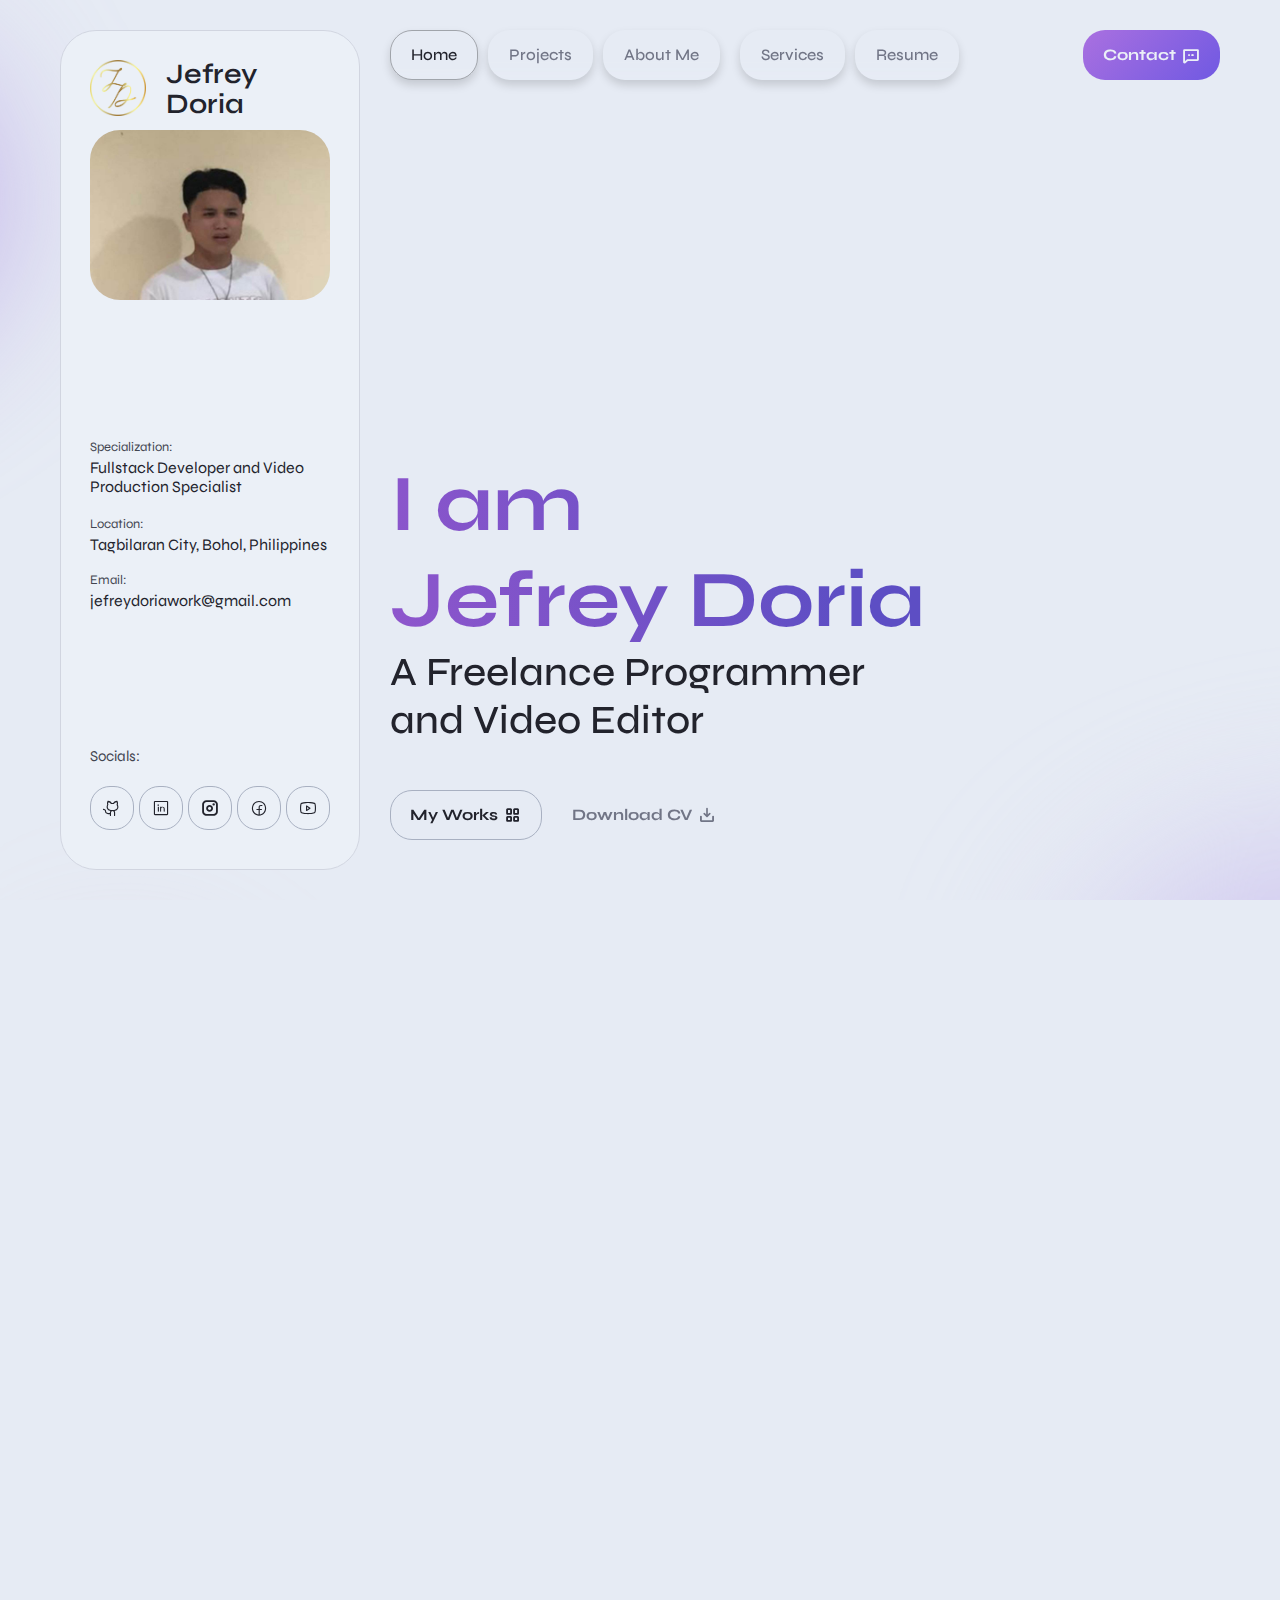
<file: index.html>
<!DOCTYPE html>
<html lang="en" dir="ltr">
  <head>
    <meta charset="UTF-8" />

    <title>Jefrey Doria Portfolio</title>

    <!-- Logos -->
    <link
      rel="icon"
      href="assets\img\avatars\JD Logo 1000x1000.png"
      alt="main title logo"
      sizes="any" />
    <link
      rel="apple-touch-icon"
      href="assets/img/favicon/apple-touch-icon.png" 
      alt="title logo"/>

    <!-- Styles  -->
    <link rel="stylesheet" href="css/loaders/loader.css" />
    <link rel="stylesheet" type="text/css" href="css/bootstrap.css" />
    <link rel="stylesheet" type="text/css" href="css/main.css" />
  </head>

  <body>
    <!-- Loader
    <div id="loader" class="loader">
      <div id="loaderContent" class="loader__content">
        <div class="loader__shadow"></div>
        <div class="loader__box"></div>
      </div>
    </div>-->

    <!-- Header  -->
    <header id="header" class="header d-flex justify-content-between">
      <!-- Navigation -->
      <div class="header__navigation">
        <nav id="menu" class="menu">
          <ul class="menu__list d-flex justify-content-start">
            <li class="menu__item">
              <a class="menu__link btn shadow" href="#home">
                <span class="menu__caption">Home</span>
                <i class="ph-bold ph-house-simple"></i>
              </a>
            </li>
            <li class="menu__item">
              <a class="menu__link btn shadow" href="#portfolio">
                <span class="menu__caption">Projects</span>
                <i class="ph-bold ph-squares-four"></i>
              </a>
            </li>
            <li class="menu__item">
              <a class="menu__link btn shadow" href="#about">
                <span class="menu__caption">About Me</span>
                <i class="ph-bold ph-user"></i>
              </a>
            </li>
            <li class="menu__item"></li>
              <a class="menu__link btn shadow" href="#services">
                <span class="menu__caption">Services</span>
                <i class="ph-bold ph-user"></i>
              </a>
            </li>
            <li class="menu__item">
              <a class="menu__link btn shadow" href="#resume">
                <span class="menu__caption">Resume</span>
                <i class="ph-bold ph-article"></i>
              </a>
            </li>
          </ul>
        </nav>
      </div>
      <!-- Navigation Menu End -->

      <!-- Header Controls Start -->
      <div class="header__controls d-flex justify-content-end">
        <a
          id="notify-trigger"
          class="header__trigger btn"
          href="mailto:jefreydoriawork@gmail.com">
          <span class="trigger__caption">Contact</span>
          <i class="ph-bold ph-chat-dots"></i>
        </a>
      </div>
    </header>

    <!-- Gradient Background -->

    <div class="gradient-background">
      <div class="blur"></div>
      <div class="blur"></div>
      <div class="blur"></div>
    </div>

    <!-- Profile Avatar Left Side -->
    <div id="avatar" class="avatar">
      <div
        class="avatar__container d-flex flex-column justify-content-lg-between">
        <!-- image and logo -->
        <div class="avatar__block">
          <div class="avatar__logo d-flex align-items-center">
            <div class="logo__image">
              <img
                src="assets\img\avatars\JD Logo 1000x1000.png"
                alt="JD_logo" />
            </div>
            <div class="logo__caption">
              <p>Jefrey Doria</p>
            </div>
          </div>
          <div class="avatar__image">
            <img src="assets/img/avatars/Profile.jpg" alt="My-Face-hehe" />
          </div>
        </div>
        <div class="avatar__block">
          <h6>
            <small class="top">Specialization:</small>
            Fullstack Developer and Video Production Specialist
          </h6>
          <br />
          <h6>
            <small class="top">Location:</small>
            Tagbilaran City, Bohol, Philippines
          </h6>
          <h6>
            <br />
            <small class="top">Email:</small>
            jefreydoriawork@gmail.com
          </h6>
          
        </div>
        <!-- socials-->
        <div class="avatar__block">
          <div class="avatar__socials">
            
         <h5>
          <small class="top">Socials:</small>
         </h5>
         <br/>
            <ul class="socials-square d-flex justify-content-between">
              <li class="socials-square__item">
                <a
                  class="socials-square__link btn"
                  href="https://github.com/Jefrey-Doria"
                  target="_blank">
                  <i class="ph ph-github-logo"></i>
                </a>
              </li>
              <li class="socials-square__item">
                <a
                  class="socials-square__link btn"
                  href="https://www.linkedin.com/in/jefrey-doria-3a67181b9/"
                  target="_blank">
                  <i class="ph ph-linkedin-logo"></i>
                </a>
              </li>
              <li class="socials-square__item">
                <a
                  class="socials-square__link btn"
                  href="https://www.instagram.com/jefillist/"
                  target="_blank">
                  <i class="ph-bold ph-instagram-logo"></i>
                </a>
              </li>
              <li class="socials-square__item">
                <a
                  class="socials-square__link btn"
                  href="https://www.facebook.com/Jefillist/"
                  target="_blank">
                  <i class="ph ph-facebook-logo"></i>
                </a>
              </li>
              <li class="socials-square__item">
                <a
                  class="socials-square__link btn"
                  href="https://www.youtube.com/@enviuskidd1404"
                  target="_blank">
                  <i class="ph ph-youtube-logo"></i>
                </a>
              </li>
            </ul>
          </div>
        </div>
      </div>
    </div>

    <!-- Home Page Content  -->
    <div id="content" class="content">
      <div class="content__wrapper">
        <!-- Introduction -->
        <section id="home" class="main intro">
          <!-- Tagline-->
          <div
            id="headline"
            class="headline d-flex align-items-start flex-column"
            data-speed="1">
            <h1 class="headline__title animate-headline">
              I am
              <br />
              Jefrey Doria
            </h1>
            <h3>
              A Freelance Programmer
              <br />
              and Video Editor
            </h3>
            <div class="headline__btnholder d-flex flex-column flex-sm-row">
              <a
                class="btn mobile-vertical btn-default btn-hover btn-hover-accent-mobile animate-headline"
                href="#portfolio">
                <span class="btn-caption">My Works</span>
                <i class="ph-bold ph-squares-four"></i>
              </a>
              <a
                class="btn mobile-vertical btn-default btn-hover btn-hover-outline-mobile animate-headline"
                href="assets/Jefrey Doria Resume.pdf"
                download="Jefrey_Doria_Resume.pdf" >
                <span class="btn-caption">Download CV</span>
                <i class="ph-bold ph-download-simple"></i>
              </a>
            </div>
          </div>
        </section>

        <!-- Portfolio Section -->
        <section id="portfolio" class="inner inner-first portfolio">
          <div class="content__block section-grid-title">
            <p class="h2__subtitle animate-in-up">
              <svg
                xmlns="http://www.w3.org/2000/svg"
                x="0px"
                y="0px"
                width="13px"
                height="13px"
                viewBox="0 0 13 13"
                fill="currentColor">
                <path
                  fill="currentColor"
                  d="M5.6,12.6c-0.5-0.8-0.7-2.4-1.7-3.5c-1-1-2.7-1.2-3.5-1.7C-0.1,7-0.1,6,0.4,5.6c0.8-0.5,2.3-0.6,3.5-1.8
                  C5,2.8,5.1,1.2,5.6,0.4C6-0.1,7-0.1,7.4,0.4c0.5,0.8,0.7,2.4,1.8,3.5c1.2,1.2,2.6,1.2,3.5,1.7c0.6,0.4,0.6,1.4,0,1.7
                  C11.8,7.9,10.2,8,9.1,9.1c-1,1-1.2,2.7-1.7,3.5C7,13.1,6,13.1,5.6,12.6z" />
              </svg>
              <span>Recent Projects</span>
            </p>
            <h2 class="h2__title animate-in-up">Check out my recent projects</h2>
          </div>

          <!-- My Works -->
          <div class="content__block grid-block">
            <div class="container-fluid px-0 inner__gallery">
              <div class="row gx-0 my-gallery">
                <!-- With JS Works card -->
                 <!-- With JS Works Card Start-->
                <div
                  class="col-12 col-md-6 gallery__item grid-item animate-card-2">
                  <a
                    href="https://www.youtube.com/watch?v=5t8bCtfZvOY"
                    data-image="assets/img/portfolio/doify.png"
                    target="_blank"
                    class="gallery__link">
                    <img
                      src="assets/img/portfolio/doify.png"
                      class="gallery__image"
                      alt="thumbnail_doifyproject"
                      height="800"
                      width="800" />
                  </a>
                  <div class="card__tags d-flex flex-wrap">
                    <a
                      href="https://github.com/Mariella-Pasamonte/Dowee2"
                      target="_blank"
                      class="rounded-tag opposite"
                      style="color: white">
                      <span>Doify Github Link</span>
                    </a>
                  </div>
                </div>
                <div
                  class="col-12 col-md-6 gallery__item grid-item animate-card-2">
                  <a
                    href="https://github.com/Jefrey-Doria/StaffMaster/tree/main"
                    data-image="assets/img/portfolio/staffmaster.png"
                    target="_blank"
                    class="gallery__link">
                    <img
                      src="assets/img/portfolio/staffmaster.png"
                      class="gallery__image"
                      alt="thumbnail_staffmaster_project"
                      height="800"
                      width="800" />
                  </a>
                  <div class="card__tags d-flex flex-wrap">
                    <a
                      href="https://github.com/Jefrey-Doria/StaffMaster/tree/main"
                      target="_blank"
                      class="rounded-tag opposite"
                      style="color: white">
                      <span>StaffMaster Github Link</span>
                    </a>
                  </div>
                </div>
                <div
                  class="col-12 col-md-6 gallery__item grid-item animate-card-2">
                  <a
                    href="https://www.youtube.com/watch?v=Ds14zhfHEvE"
                    data-image="assets/img/portfolio/coffeeloft.png"
                    target="_blank"
                    class="gallery__link">
                    <img
                      src="assets/img/portfolio/coffeeloft.png"
                      class="gallery__image"
                      alt="thumbnail_coffeeloft_project"
                      height="800"
                      width="800" />
                  </a>
                  <div class="card__tags d-flex flex-wrap">
                    <a
                      href="https://github.com/Jefrey-Doria/Sample-Ecommerce"
                      target="_blank"
                      class="rounded-tag opposite"
                      style="color: white">
                      <span>CoffeeLoft Github Link</span>
                    </a>
                  </div>
                </div>
                <div
                  class="col-12 col-md-6 gallery__item grid-item animate-card-2">
                  <a
                    href="https://github.com/jbcabintoy14/PBD-Sample-Web-Application/tree/JS_Integrated_Drumset_2"
                    data-image="assets/img/portfolio/Drumkit.png"
                    target="_blank"
                    class="gallery__link">
                    <img
                      src="assets/img/portfolio/Drumkit.png"
                      class="gallery__image"
                      alt="thumbnail_drumkit_project"
                      height="800"
                      width="800" />
                  </a>
                  <div class="card__tags d-flex flex-wrap">
                    <a
                      href="https://github.com/jbcabintoy14/PBD-Sample-Web-Application/tree/JS_Integrated_Drumset_2"
                      target="_blank"
                      class="rounded-tag opposite"
                      style="color: white">
                      <span>Sample Drumkit Github Link</span>
                    </a>
                  </div>
                </div> 
                <!-- With JS Works Card End-->

                 <!-- No JS Works Card Start
                <div
                class="col-12 col-md-6 gallery__item grid-item animate-card-2">
                <a
                  href="https://www.youtube.com/watch?v=5t8bCtfZvOY"
                  data-image="assets/img/portfolio/doify.png"
                  target="_blank"
                  class="gallery__link">
                  <img
                    src="assets/img/portfolio/doify.png"
                    alt="thumbnail_doifyproject"
                    height="800"
                    width="800" />
                </a>
                <div class="card__tags d-flex flex-wrap">
                  <a
                    href="https://github.com/Mariella-Pasamonte/Dowee2"
                    target="_blank"
                    class="rounded-tag opposite"
                    style="color: white">
                    <span>Doify Github Link</span>
                  </a>
                </div>
              </div>
              <div
                class="col-12 col-md-6 gallery__item grid-item animate-card-2">
                <a
                  href="https://github.com/Jefrey-Doria/StaffMaster/tree/main"
                  data-image="assets/img/portfolio/staffmaster.png"
                  target="_blank"
                  class="gallery__link">
                  <img
                    src="assets/img/portfolio/staffmaster.png"
                    alt="thumbnail_staffmaster_project"
                    height="800"
                    width="800" />
                </a>
                <div class="card__tags d-flex flex-wrap">
                  <a
                    href="https://github.com/Jefrey-Doria/StaffMaster/tree/main"
                    target="_blank"
                    class="rounded-tag opposite"
                    style="color: white">
                    <span>StaffMaster Github Link</span>
                  </a>
                </div>
              </div>
              <div
                class="col-12 col-md-6 gallery__item grid-item animate-card-2">
                <a
                  href="https://www.youtube.com/watch?v=Ds14zhfHEvE"
                  data-image="assets/img/portfolio/coffeeloft.png"
                  target="_blank"
                  class="gallery__link">
                  <img
                    src="assets/img/portfolio/coffeeloft.png"
                    alt="thumbnail_coffeeloft_project"
                    height="800"
                    width="800" />
                </a>
                <div class="card__tags d-flex flex-wrap">
                  <a
                    href="https://github.com/Jefrey-Doria/Sample-Ecommerce"
                    target="_blank"
                    class="rounded-tag opposite"
                    style="color: white">
                    <span>CoffeeLoft Github Link</span>
                  </a>
                </div>
              </div>
              <div
                class="col-12 col-md-6 gallery__item grid-item animate-card-2">
                <a
                  href="https://github.com/jbcabintoy14/PBD-Sample-Web-Application/tree/JS_Integrated_Drumset_2"
                  data-image="assets/img/portfolio/Drumkit.png"
                  target="_blank"
                  class="gallery__link">
                  <img
                    src="assets/img/portfolio/Drumkit.png"
                    alt="thumbnail_drumkit_project"
                    height="800"
                    width="800" />
                </a>
                <div class="card__tags d-flex flex-wrap">
                  <a
                    href="https://github.com/jbcabintoy14/PBD-Sample-Web-Application/tree/JS_Integrated_Drumset_2"
                    target="_blank"
                    class="rounded-tag opposite"
                    style="color: white">
                    <span>Sample Drumkit Github Link</span>
                  </a>
                </div>
              </div> -->
                 <!-- No Js Works Card End-->
              </div>
            </div>
          </div>
        </section>
        <!-- Portfolio Section End -->

        <!-- About Me Section Start -->
        <section id="about" class="inner about">
          <div class="content__block section-grid-title">
            <p class="h2__subtitle animate-in-up">
              <svg
                xmlns="http://www.w3.org/2000/svg"
                x="0px"
                y="0px"
                width="13px"
                height="13px"
                viewBox="0 0 13 13"
                fill="currentColor">
                <path
                  fill="currentColor"
                  d="M5.6,12.6c-0.5-0.8-0.7-2.4-1.7-3.5c-1-1-2.7-1.2-3.5-1.7C-0.1,7-0.1,6,0.4,5.6c0.8-0.5,2.3-0.6,3.5-1.8
                  C5,2.8,5.1,1.2,5.6,0.4C6-0.1,7-0.1,7.4,0.4c0.5,0.8,0.7,2.4,1.8,3.5c1.2,1.2,2.6,1.2,3.5,1.7c0.6,0.4,0.6,1.4,0,1.7
                  C11.8,7.9,10.2,8,9.1,9.1c-1,1-1.2,2.7-1.7,3.5C7,13.1,6,13.1,5.6,12.6z" />
              </svg>
              <span>About Me</span>
            </p>
            <h2 class="h2__title animate-in-up">
              Who Am I And What I Do
            </h2>
          </div>
          <!-- About Me Section-->
          <div class="content__block grid-block block-large">
            <div class="container-fluid p-0">
              <div class="row g-0 justify-content-between">
                <!--Left side About Me Description Start -->
                <div class="col-12 col-xl-8 grid-item about-descr">
                  <p class="about-descr__text animate-in-up">
                    I am <a style="color: var(--t-accent)">Jefrey Doria</a>, a freelance programmer proficient in designing, implementing
                    , and maintaining complex software applications. Skilled in programming languages such as
                    <a href="#0" class="text-link">Javascript, Python, C++, and many more</a>. My passion to contribute innovative software 
                    solutions and leveraging my technical expertise to drive business growth and success is what motivates me.

                  </p>
                  <p class="about-descr__text animate-in-up">
                    I am also a Multi-Talented Video Editor with more than 5 years of contributions in developing and producing
                    multi-media video content. Skilled in Editing, Color Grading, and Motion Graphics. Proficient in the English Language (C2)
                    with a proven track record of <a style="color: var(--t-accent)">producing high quality work and garnering millions of views</a> on past videos edited.
                  </p>
                  <div class="btn-group about-descr__btnholder animate-in-up">
                    <a
                      class="btn mobile-vertical btn-default btn-hover btn-hover-accent"
                      href="assets/Jefrey Doria Resume.pdf"
                      download="Jefrey_Doria_Resume.pdf">
                      <span class="btn-caption">Download CV</span>
                      <i class="ph-bold ph-download-simple"></i>
                    </a>
                  </div>
                </div>
                <!-- Left Side About Me Description End -->
                <!-- Right Side About Me Information Start -->
                <div class="col-12 col-xl-4 grid-item about-info">
                  <div class="about-info__item animate-in-up">
                    <h6>
                      <small class="top">Name</small>
                      Jefrey Doria
                    </h6>
                  </div>
                  <div class="about-info__item animate-in-up">
                    <h6>
                      <small class="top">Phone</small>
                      <a class="text-link-bold" href="tel:+639480998047">
                        +63 948 099 8047
                      </a>
                    </h6>
                  </div>
                  <div class="about-info__item animate-in-up">
                    <h6>
                      <small class="top">Email</small>
                      <a
                        class="text-link-bold"
                        href="mailto:jefreydoriawork@gmail.com">
                        jefreydoriawork@gmail.com
                      </a>
                    </h6>
                  </div>
                  <div class="about-info__item animate-in-up">
                    <h6>
                      <small class="top">Location</small>
                      <a
                        class="text-link-bold"
                        href="https://maps.app.goo.gl/WPBAQ68ydnp6mp4BA"
                        target="_blank">
                        Tagbilaran City, Bohol
                      </a>
                    </h6>
                  </div>
                </div>
                <!--Right Side Information About Me Ending-->
              </div>
            </div>
            <!-- Statistics and Achievements-->
          <div class="content__block grid-block">
            <div
              class="achievements d-flex flex-column flex-md-row align-items-md-stretch">
              <!-- achievements single item -->
              <div
                class="achievements__item d-flex flex-column grid-item animate-card-3">
                <div class="achievements__card">
                  <p class="achievements__number">20+</p>
                  <p class="achievements__descr">Happy clients</p>
                </div>
              </div>
              <!-- achievements single item -->
              <div
                class="achievements__item d-flex flex-column grid-item animate-card-3">
                <div class="achievements__card">
                  <p class="achievements__number">6+</p>
                  <p class="achievements__descr">Years of experience</p>
                </div>
              </div>
              <!-- achievements single item -->
              <div
                class="achievements__item d-flex flex-column grid-item animate-card-3">
                <div class="achievements__card">
                  <p class="achievements__number">200+</p>
                  <p class="achievements__descr">Projects done</p>
                </div>
              </div>
            </div>
          </div>
          </div>
        </section>
          <!-- About Me End -->

          <!-- Services Section Start-->
          <section id="services" class="inner services">
          <div class="content__block section-grid-title">
            <p class="h2__subtitle animate-in-up">
              <svg
                xmlns="http://www.w3.org/2000/svg"
                x="0px"
                y="0px"
                width="13px"
                height="13px"
                viewBox="0 0 13 13"
                fill="currentColor">
                <path
                  fill="currentColor"
                  d="M5.6,12.6c-0.5-0.8-0.7-2.4-1.7-3.5c-1-1-2.7-1.2-3.5-1.7C-0.1,7-0.1,6,0.4,5.6c0.8-0.5,2.3-0.6,3.5-1.8
                  C5,2.8,5.1,1.2,5.6,0.4C6-0.1,7-0.1,7.4,0.4c0.5,0.8,0.7,2.4,1.8,3.5c1.2,1.2,2.6,1.2,3.5,1.7c0.6,0.4,0.6,1.4,0,1.7
                  C11.8,7.9,10.2,8,9.1,9.1c-1,1-1.2,2.7-1.7,3.5C7,13.1,6,13.1,5.6,12.6z" />
              </svg>
              <span>Services Offered</span>
            </p>
            <h2 class="h2__title animate-in-up">
              Creating Solutions To Your Problems
            </h2>
          </div>
          <!-- Services Start -->
          <div class="content__block grid-block">
            <div class="container-fluid p-0">
              <div class="row g-0 align-items-stretch cards">
                <!-- services cards grid single item -->
                <div
                  class="col-12 col-md-6 cards__item grid-item animate-card-2">
                  <div class="cards__card d-flex flex-column">
                    <div class="cards__descr">
                      <h4 class="cards__title animate-in-up">
                        Frontend
                        <br />
                        development
                      </h4>
                      <div class="cards__tags d-flex flex-wrap animate-in-up">
                        <span class="rounded-tag tag-outline">
                          UI/UX Design
                        </span>
                        <span class="rounded-tag tag-outline">
                          Design to Code
                        </span>
                      </div>
                      <p class="small cards__text animate-in-up">
                        Create responsive, user-friendly interfaces—designed to deliver seamless experiences across all devices and platforms.
                      </p>
                    </div>
                    <div class="cards__image d-flex animate-in-up">
                      <img
                        src="assets/img/services/frontend.png"
                        alt="service-frontend" />
                    </div>
                  </div>
                </div>
                <!-- services grid cards single item -->
                <div
                  class="col-12 col-md-6 cards__item grid-item animate-card-2">
                  <div class="cards__card d-flex flex-column">
                    <div class="cards__descr">
                      <h4 class="cards__title animate-in-up">
                        Video Editing<br/>Expertise
                      </h4>
                      <div class="cards__tags d-flex flex-wrap animate-in-up">
                        <span class="rounded-tag tag-outline">
                          Premiere Pro
                        </span>
                        <span class="rounded-tag tag-outline">
                          After Effects
                        </span>
                      </span>
                      <span class="rounded-tag tag-outline">
                        Davinci Resolve
                      </span>
                      </div>
                      <p class="small cards__text animate-in-up">
                        Transform raw footage into polished, high-quality content—designed to captivate audiences and tell your story effectively.
                      </p>
                    </div>
                    <div class="cards__image d-flex animate-in-up">
                      <img
                        src="assets/img/services/premiere.png"
                        alt="Service-editing" />
                    </div>
                  </div>
                </div>
                <!-- services grid cards single item -->
                <div
                  class="col-12 col-md-6 cards__item grid-item animate-card-2">
                  <div class="cards__card d-flex flex-column">
                    <div class="cards__descr">
                      <h4 class="cards__title animate-in-up">
                        Software <br/> Engineering
                      </h4>
                      <div class="cards__tags d-flex flex-wrap animate-in-up">
                        <span class="rounded-tag tag-outline">
                          Fullstack Development
                        </span>
                        <span class="rounded-tag tag-outline">Complex Systems</span>
                      </div>
                      <p class="small cards__text animate-in-up">
                        Deliver custom, scalable, and high-performance solutions—designed, developed, and maintained to meet your unique business needs.
                      </p>
                    </div>
                    <div class="cards__image d-flex">
                      <img
                        src="assets/img/services/engineering.png"
                        alt="service-se" />
                    </div>
                  </div>
                </div>
                <!-- services grid cards single item -->
                <div
                  class="col-12 col-md-6 cards__item grid-item animate-card-2">
                  <div class="cards__card d-flex flex-column">
                    <div class="cards__descr">
                      <h4 class="cards__title animate-in-up">
                        Graphic 
                        <br />
                        Designing
                      </h4>
                      <div class="cards__tags d-flex flex-wrap animate-in-up">
                        <span class="rounded-tag tag-outline">Designing</span>
                        <span class="rounded-tag tag-outline">Figma Balls</span>
                        <span class="rounded-tag tag-outline">
                          Photoshop
                        </span>
                      </div>
                      <p class="small cards__text animate-in-up">
                        Craft eye-catching visuals and engaging thumbnails—designed to enhance your brand's identity and attract your target audience.
                      </p>
                    </div>
                    <div class="cards__image d-flex animate-in-up">
                      <img
                        src="assets/img/services/graphicdesign.png"
                        alt="service-graphicdesign" />
                    </div>
                  </div>
                </div>
              </div>
            </div>
          </div>
          <!-- Services End -->
        </section>
        <!-- Services Section End -->

        <!-- Resume Section Start -->
        <section id="resume" class="inner resume">
          <div class="content__block block-large">
            <p class="h2__subtitle animate-in-up">
              <svg
                xmlns="http://www.w3.org/2000/svg"
                x="0px"
                y="0px"
                width="13px"
                height="13px"
                viewBox="0 0 13 13"
                fill="currentColor">
                <path
                  fill="currentColor"
                  d="M5.6,12.6c-0.5-0.8-0.7-2.4-1.7-3.5c-1-1-2.7-1.2-3.5-1.7C-0.1,7-0.1,6,0.4,5.6c0.8-0.5,2.3-0.6,3.5-1.8
                  C5,2.8,5.1,1.2,5.6,0.4C6-0.1,7-0.1,7.4,0.4c0.5,0.8,0.7,2.4,1.8,3.5c1.2,1.2,2.6,1.2,3.5,1.7c0.6,0.4,0.6,1.4,0,1.7
                  C11.8,7.9,10.2,8,9.1,9.1c-1,1-1.2,2.7-1.7,3.5C7,13.1,6,13.1,5.6,12.6z" />
              </svg>
              <span>Resume</span>
            </p>
            <h2 class="h2__title animate-in-up">
              Education and practical experience
            </h2>
            <p class="h2__text animate-in-up">
              Here you will see all the relevant work experience and education that I have acquired over the years. Feel free to download my resume for more information.
            </p>
            <div class="btn-group about-descr__btnholder animate-in-up">
              <a
                class="btn mobile-vertical btn-default btn-hover btn-hover-accent"
                href="assets/Jefrey Doria Resume.pdf"
                download="Jefrey_Doria_Resume.pdf">
                <span class="btn-caption">Download CV</span>
                <i class="ph-bold ph-download-simple"></i>
              </a>
            </div>
          </div>
          <!-- Experience Section Start -->
          <div class="content__block block-large">
            <div class="section-h3">
              <h3 class="h3__title animate-in-up">Work Experience</h3>
            </div>
            <!-- Work Experience Start -->
            <div class="container-fluid p-0 resume-lines">
              <!-- Row item  1-->
              <div class="row g-0 resume-lines__item animate-in-up">
                <div class="col-12 col-md-2">
                  <span class="resume-lines__date animate-in-up">
                    2021 - Present
                  </span>
                </div>
                <div class="col-12 col-md-5">
                  <h5 class="resume-lines__title animate-in-up">
                    Systems Engineer & Video Production Specialist
                  </h5>
                  <p class="resume-lines__source animate-in-up">
                    of
                    <a href="#0" class="text-link-bold" target="_blank">
                      Techflow.AI
                    </a>
                  </p>
                </div>
                <div class="col-12 col-md-5">
                  <p class="small resume-lines__descr animate-in-up">
                    Engineered and implemented customized automation solutions on Make, tailoring workflows to meet the needs of clients. Also, produced and edited high-quality video content for the company's marketing campaigns.
                  </p>
                </div>
              </div>
              
              <!-- End Row-->
              <!-- Row item 2-->
              <div class="row g-0 resume-lines__item animate-in-up">
                <div class="col-12 col-md-2">
                  <span class="resume-lines__date animate-in-up">2022-Present</span>
                </div>
                <div class="col-12 col-md-5">
                  <h5 class="resume-lines__title animate-in-up">
                    CEO & Founder
                  </h5>
                  <p class="resume-lines__source animate-in-up">
                    Of
                    <a href="#0" class="text-link-bold" target="_blank">
                      LuxeNoireAtelier
                    </a>
                  </p>
                </div>
                <div class="col-12 col-md-5">
                  <p class="small resume-lines__descr animate-in-up">
                    Launched and scaled a startup, securing international clients within the year of inception and expanding the company workforce to over 15 employees, while strategically navigating early-stage market challenges.
                  </p>
                </div>
              </div>
              <!-- End Row-->
               
              <!-- Row item 3-->
              <div class="row g-0 resume-lines__item animate-in-up">
                <div class="col-12 col-md-2">
                  <span class="resume-lines__date animate-in-up">
                    2023 - Present
                  </span>
                </div>
                <div class="col-12 col-md-5">
                  <h5 class="resume-lines__title animate-in-up">
                    Chief Of Design
                  </h5>
                  <p class="resume-lines__source animate-in-up">
                    Of
                    <a href="#0" class="text-link-bold" target="_blank">
                      Quantum Blue Technologies Incorporated
                    </a>
                  </p>
                </div>
                <div class="col-12 col-md-5">
                  <p class="small resume-lines__descr animate-in-up">
                    Spearheaded  the strategic management of the company's design framework, shapoing and refining the visual identity across all facets of our operations
                  </p>
                </div>
              </div>
              
              <!-- End Row-->
            </div>
            <!-- Education Lines End -->
          </div>

          <!-- Education Start -->
          <div class="content__block block-large">
            <div class="section-h3">
              <h3 class="h3__title animate-in-up">Education</h3>
            </div>

            <!-- Education Lines Start -->
            <div class="container-fluid p-0 resume-lines">
              <!-- Row item -->
              <div class="row g-0 resume-lines__item animate-in-up">
                <div class="col-12 col-md-2">
                  <span class="resume-lines__date animate-in-up">
                    2019 - 2025
                  </span>
                </div>
                <div class="col-12 col-md-5">
                  <h5 class="resume-lines__title animate-in-up">Bachelor In Science In Computer Sciencer</h5>
                  <p class="resume-lines__source animate-in-up">
                    in 
                    <a href="#0" class="text-link-bold" target="_blank">
                      Visayas State University
                    </a>
                  </p>
                </div>
                <div class="col-12 col-md-5">
                  <p class="small resume-lines__descr animate-in-up">
                    Computer science students master coding, software design, and problem-solving, preparing for careers in tech innovation and software development.
                  </p>
                </div>
              </div>
              <!-- End Row-->
            </div>
            <!-- Experience Lines End -->
          </div>

          <div class="content__block">
            <div class="section-h3 section-h3-grid">
              <h3 class="h3__title animate-in-up">TechStack And Tools I Use</h3>
            </div>
          </div>
          <!-- Tech & Tools Used -->
          <div class="content__block grid-block block-large">
            <!-- Tools List Start -->
            <div class="tools-cards d-flex justify-content-start flex-wrap">
              <!-- tools simgle item -->
              <div class="tools-cards__item d-flex grid-item-s animate-card-5">
                <div class="tools-cards__card">
                  <img
                    class="tools-cards__icon animate-in-up"
                    src="assets/img/icons/icon-photoshop.svg"
                    alt="Tools-photoshop" />
                  <h6 class="tools-cards__caption animate-in-up">Photoshop</h6>
                </div>
              </div>
              <!-- item end -->
              <!-- tools simgle item -->
              <div class="tools-cards__item d-flex grid-item-s animate-card-5">
                <div class="tools-cards__card">
                  <img
                    class="tools-cards__icon animate-in-up"
                    src="assets/img/icons/icon-premiere.svg"
                    alt="Tools-premiere" />
                  <h6 class="tools-cards__caption animate-in-up">Premiere</h6>
                </div>
              </div>
              <!-- tools simgle item -->
              <div class="tools-cards__item d-flex grid-item-s animate-card-5">
                <div class="tools-cards__card">
                  <img
                    class="tools-cards__icon animate-in-up"
                    src="assets/img/icons/icon-illustrator.svg"
                    alt="Tools-illustrator" />
                  <h6 class="tools-cards__caption animate-in-up">
                    Illustrator
                  </h6>
                </div>
              </div>
              <!-- tools simgle item -->
              <div class="tools-cards__item d-flex grid-item-s animate-card-5">
                <div class="tools-cards__card">
                  <img
                    class="tools-cards__icon animate-in-up"
                    src="assets/img/icons/icon-ae.svg"
                    alt="Tools-ae" />
                  <h6 class="tools-cards__caption animate-in-up">
                    After Effects
                  </h6>
                </div>
              </div>
              <!-- tools simgle item -->
              <div class="tools-cards__item d-flex grid-item-s animate-card-5">
                <div class="tools-cards__card">
                  <img
                    class="tools-cards__icon animate-in-up"
                    src="assets/img/icons/icon-figma.svg"
                    alt="Tools-figmaballs" />
                  <h6 class="tools-cards__caption animate-in-up">Figma Balls</h6>
                </div>
              </div>
              <!-- tools simgle item -->
              <div class="tools-cards__item d-flex grid-item-s animate-card-5">
                <div class="tools-cards__card">
                  <img
                    class="tools-cards__icon animate-in-up"
                    src="assets/img/icons/icon-js.svg"
                    alt="Tools-js" />
                  <h6 class="tools-cards__caption animate-in-up">Javascript</h6>
                </div>
              </div>
              <!-- tools simgle item -->
              <div class="tools-cards__item d-flex grid-item-s animate-card-5">
                <div class="tools-cards__card">
                  <img
                    class="tools-cards__icon animate-in-up"
                    src="assets/img/icons/icon-node.svg"
                    alt="Tools-node" />
                  <h6 class="tools-cards__caption animate-in-up">Node.js</h6>
                </div>
              </div>
              <!-- tools simgle item -->
              <div class="tools-cards__item d-flex grid-item-s animate-card-5">
                <div class="tools-cards__card">
                  <img
                    class="tools-cards__icon animate-in-up"
                    src="assets/img/icons/icon-python.svg"
                    alt="Tools-python" />
                  <h6 class="tools-cards__caption animate-in-up">Python</h6>
                </div>
              </div>
              <!-- tools simgle item -->
              <div class="tools-cards__item d-flex grid-item-s animate-card-5">
                <div class="tools-cards__card">
                  <img
                    class="tools-cards__icon animate-in-up"
                    src="assets/img/icons/icon-github.svg"
                    alt="Tools-github" />
                  <h6 class="tools-cards__caption animate-in-up">github</h6>
                </div>
              </div>
              <!-- tools simgle item -->
              <div class="tools-cards__item d-flex grid-item-s animate-card-5">
                <div class="tools-cards__card">
                  <img
                    class="tools-cards__icon animate-in-up"
                    src="assets/img/icons/icon-sql.svg"
                    alt="Tools-mysql" />
                  <h6 class="tools-cards__caption animate-in-up">MYSQL</h6>
                </div>
              </div>
              <!-- tools simgle item -->
              <div class="tools-cards__item d-flex grid-item-s animate-card-5">
                <div class="tools-cards__card">
                  <img
                    class="tools-cards__icon animate-in-up"
                    src="assets/img/icons/icon-html.svg"
                    alt="Toolshtml" />
                  <h6 class="tools-cards__caption animate-in-up">HTML5</h6>
                </div>
              </div>
              <!-- tools simgle item -->
              <div class="tools-cards__item d-flex grid-item-s animate-card-5">
                <div class="tools-cards__card">
                  <img
                    class="tools-cards__icon animate-in-up"
                    src="assets/img/icons/icon-css.svg"
                    alt="Tools-css" />
                  <h6 class="tools-cards__caption animate-in-up">CSS3</h6>
                </div>
              </div>
              <!-- tools simgle item -->
              <div class="tools-cards__item d-flex grid-item-s animate-card-5">
                <div class="tools-cards__card">
                  <img
                    class="tools-cards__icon animate-in-up"
                    src="assets/img/icons/icon-notion.svg"
                    alt="Tools-notion" />
                  <h6 class="tools-cards__caption animate-in-up">Notion</h6>
                </div>
              </div>
              <!-- tools simgle item -->
              <div class="tools-cards__item d-flex grid-item-s animate-card-5">
                <div class="tools-cards__card">
                  <img
                    class="tools-cards__icon animate-in-up"
                    src="assets/img/icons/icon-trello.svg"
                    alt="Tools-trello" />
                  <h6 class="tools-cards__caption animate-in-up">Trello</h6>
                </div>
              </div>
              <!-- tools simgle item -->
              <div class="tools-cards__item d-flex grid-item-s animate-card-5">
                <div class="tools-cards__card">
                  <img
                    class="tools-cards__icon animate-in-up"
                    src="assets/img/icons/icon-slack.svg"
                    alt="Tools-slack" />
                  <h6 class="tools-cards__caption animate-in-up">Slack</h6>
                </div>
              </div>
            </div>
            <!-- Tools List End -->
          </div>

          <div class="content__block section-title">
            <p class="h2__subtitle animate-in-up">
              <svg
                xmlns="http://www.w3.org/2000/svg"
                x="0px"
                y="0px"
                width="13px"
                height="13px"
                viewBox="0 0 13 13"
                fill="currentColor">
                <path
                  fill="currentColor"
                  d="M5.6,12.6c-0.5-0.8-0.7-2.4-1.7-3.5c-1-1-2.7-1.2-3.5-1.7C-0.1,7-0.1,6,0.4,5.6c0.8-0.5,2.3-0.6,3.5-1.8
                  C5,2.8,5.1,1.2,5.6,0.4C6-0.1,7-0.1,7.4,0.4c0.5,0.8,0.7,2.4,1.8,3.5c1.2,1.2,2.6,1.2,3.5,1.7c0.6,0.4,0.6,1.4,0,1.7
                  C11.8,7.9,10.2,8,9.1,9.1c-1,1-1.2,2.7-1.7,3.5C7,13.1,6,13.1,5.6,12.6z" />
              </svg>
              <span>Testimonials</span>
            </p>
            <h2 class="h2__title animate-in-up">What Clients Say</h2>
          </div>

          <!-- Testimonials Slider Start -->
          <div class="content__block">
            <div class="testimonials-slider">
              <!-- slider main container -->
              <div class="swiper-testimonials">
                <!-- additional required wrapper -->
                <div class="swiper-wrapper">
                  <!-- slides -->
                  <div class="swiper-slide">
                    <div class="testimonials-card animate-in-up">
                      <div
                        class="testimonials-card__tauthor d-flex animate-in-up">
                        <div class="tauthor__avatar">
                          <img
                            src="assets/img/clients/manuel.jpg"
                            alt="Review-manuel" />
                        </div>
                        <div
                          class="tauthor__info d-flex flex-column justify-content-center">
                          <p class="tauthor__name">Manuel Gick</p>
                          <p class="tauthor__position">
                            CEO and Founder of
                            <a href="#0" class="text-link-bold" target="_blank">
                              Techflow.AI
                            </a>
                          </p>
                          <div class="tauthor__rating d-flex">
                            <i class="ph-fill ph-star"></i>
                            <i class="ph-fill ph-star"></i>
                            <i class="ph-fill ph-star"></i>
                            <i class="ph-fill ph-star"></i>
                            <i class="ph-fill ph-star"></i>
                          </div>
                        </div>
                      </div>
                      <div class="testimonials-card__descr animate-in-up">
                        <p>
                          Jefrey has been with us for over 4 years now and has been there ever since I started the company. He has been a <a style="color: var(--t-accent)">great asset to the team and has been a 
                          great help in the growth of the company.</a>
                          His work ethic and dedication to the company is something that I truly admire. I would <a style="color: var(--t-accent)">recommend him to anyone who is looking for a dedicated and hardworking individual</a>.
                        </p>
                      </div>
                    </div>
                  </div>
                  <div class="swiper-slide">
                    <div class="testimonials-card animate-in-up">
                      <div
                        class="testimonials-card__tauthor d-flex animate-in-up">
                        <div class="tauthor__avatar">
                          <img
                            src="assets/img/clients/dom.png"
                            alt="Review-dom" />
                        </div>
                        <div
                          class="tauthor__info d-flex flex-column justify-content-center">
                          <p class="tauthor__name">Dom Bavaro</p>
                          <p class="tauthor__position">
                            Founder of
                            <a href="#0" class="text-link-bold" target="_blank">
                              Lead Vortex
                            </a>
                          </p>
                          <div class="tauthor__rating d-flex">
                            <i class="ph-fill ph-star"></i>
                            <i class="ph-fill ph-star"></i>
                            <i class="ph-fill ph-star"></i>
                            <i class="ph-fill ph-star"></i>
                            <i class="ph-fill ph-star"></i>
                          </div>
                        </div>
                      </div>
                      <div class="testimonials-card__descr animate-in-up">
                        <p>
                          Working with Jefrey has been an absolute pleasure. <a style="color: var(--t-accent)">Their dedication, attention to detail, 
                          and exceptional problem-solving skills</a>have consistently exceeded our expectations. Jefrey
                          goes above and beyond in every task, delivering high-quality work with a positive attitude. 
                          He is a true team player and a <a style="color: var(--t-accent)">valuable asset to our organization. Highly recommend!</a>
                        </p>
                      </div>
                    </div>
                  </div>
                </div>
                <!-- navigation buttons -->
                <div
                  class="swiper-button-prev mxd-slider-btn-square mxd-slider-btn-square-prev animate-in-up">
                  <a
                    class="btn btn-square btn-square-s btn-outline slide-left"
                    href="#0">
                    <i class="ph-bold ph-caret-left"></i>
                  </a>
                </div>
                <div
                  class="swiper-button-next mxd-slider-btn-square mxd-slider-btn-square-next animate-in-up">
                  <a
                    class="btn btn-square btn-square-s btn-outline slide-right"
                    href="#0">
                    <i class="ph-bold ph-caret-right"></i>
                  </a>
                </div>
              </div>
            </div>
            <!-- Testimonials Slider End -->
          </div>
        </section>
        <!-- Resume Section End -->

        <!-- Footers -->
        <section id="contact" class="inner contact">
          </div>
          <!-- Footer Socials -->
          <div class="content__block grid-block">
            <div class="socials-cards d-flex justify-content-start flex-wrap">
              <div
                class="socials-cards__item d-flex grid-item-s animate-card-5">
                <div class="socials-cards__card">
                  <i class="ph ph-github-logo"></i>
                  <a
                    class="socials-cards__link"
                    href="https://github.com/Jefrey-Doria"
                    target="_blank"></a>
                </div>
              </div>
              <div
                class="socials-cards__item d-flex grid-item-s animate-card-5">
                <div class="socials-cards__card">
                  <i class="ph ph-linkedin-logo"></i>
                  <a
                    class="socials-cards__link"
                    href="https://www.linkedin.com/in/jefrey-doria-3a67181b9/"
                    target="_blank"></a>
                </div>
              </div>
              <div
                class="socials-cards__item d-flex grid-item-s animate-card-5">
                <div class="socials-cards__card">
                  <i class="ph-bold ph-instagram-logo"></i>
                  <a
                    class="socials-cards__link"
                    href="https://www.instagram.com/jefillist/"
                    target="_blank"></a>
                </div>
              </div>
              <div
                class="socials-cards__item d-flex grid-item-s animate-card-5">
                <div class="socials-cards__card">
                  <i class="ph ph-facebook-logo"></i>
                  <a
                    class="socials-cards__link"
                    href="https://www.facebook.com/Jefillist/"
                    target="_blank"></a>
                </div>
              </div>
              <div
                class="socials-cards__item d-flex grid-item-s animate-card-5">
                <div class="socials-cards__card">
                  <i class="ph ph-youtube-logo"></i>
                  <a
                    class="socials-cards__link"
                    href="https://www.youtube.com/@enviuskidd1404"
                    target="_blank"></a>
                </div>
              </div>
            </div>
          </div>
          <!-- Footer Content -->
          <div class="content__block">
            <div class="teaser"></div>
          </div>
          <div class="content__block">
            <div class="container-fluid p-0 contact-lines animate-in-up">
              <div class="row g-0 contact-lines__item">
                <div class="col-12 col-md-4 contact-lines__data">
                  <p class="contact-lines__title animate-in-up">Location</p>
                  <p class="contact-lines__text animate-in-up">
                    <a
                      class="text-link-bold"
                      href="https://maps.app.goo.gl/nsrhqtDCCvZQ78QNA"
                      target="_blank">
                      Tagbilaran City, Bohol
                    </a>
                  </p>
                </div>
                <div class="col-12 col-md-4 contact-lines__data">
                  <p class="contact-lines__title animate-in-up">Phone</p>
                  <p class="contact-lines__text animate-in-up">
                    <a class="text-link-bold" href="tel:+639480998047">
                      +63 948 099 8047
                    </a>
                  </p>
                </div>
                <div class="col-12 col-md-4 contact-lines__data">
                  <p class="contact-lines__title animate-in-up">Email</p>
                  <p class="contact-lines__text animate-in-up">
                    <a
                      class="text-link-bold"
                      href="mailto:jefreydoriawork@gmail.com">
                      jefreydoriawork@gmail.com
                    </a>
                  </p>
                </div>
              </div>
            </div>
          </div>
        </section>
      </div>
    </div>

    <!-- Photoswipe shenanigans -->
    <div class="pswp" tabindex="-1" role="dialog" aria-hidden="true">
      <!-- Background of PhotoSwipe.
      It's a separate element, as animating opacity is faster than rgba(). -->
      <div class="pswp__bg"></div>

      <!-- Slides wrapper with overflow:hidden. -->
      <div class="pswp__scroll-wrap">
        <!-- Container that holds slides. PhotoSwipe keeps only 3 slides in DOM to save memory. -->
        <!-- don't modify these 3 pswp__item elements, data is added later on. -->
        <div class="pswp__container">
          <div class="pswp__item"></div>
          <div class="pswp__item"></div>
          <div class="pswp__item"></div>
        </div>

        <!-- Default (PhotoSwipeUI_Default) interface on top of sliding area. Can be changed. -->
        <div class="pswp__ui pswp__ui--hidden">
          <div class="pswp__top-bar">
            <!--  Controls are self-explanatory. Order can be changed. -->

            <div class="pswp__counter"></div>

            <button
              class="pswp__button pswp__button--close link-s"
              title="Close (Esc)"></button>

            <button
              class="pswp__button pswp__button--share link-s"
              title="Share"></button>

            <button
              class="pswp__button pswp__button--fs link-s"
              title="Toggle fullscreen"></button>

            <button
              class="pswp__button pswp__button--zoom link-s"
              title="Zoom in/out"></button>

            <div class="pswp__preloader">
              <div class="pswp__preloader__icn">
                <div class="pswp__preloader__cut">
                  <div class="pswp__preloader__donut"></div>
                </div>
              </div>
            </div>
          </div>

          <div
            class="pswp__share-modal pswp__share-modal--hidden pswp__single-tap">
            <div class="pswp__share-tooltip"></div>
          </div>

          <button
            class="pswp__button pswp__button--arrow--left link-s"
            title="Previous (arrow left)"></button>

          <button
            class="pswp__button pswp__button--arrow--right link-s"
            title="Next (arrow right)"></button>

          <div class="pswp__caption">
            <div class="pswp__caption__center"></div>
          </div>
        </div>
      </div>
    </div>

    <!-- Load Scripts Start >-->
    <script src="js/libs.min.js"></script>
    <!-- Gradient Animation  -->
    <script>
      const randomX = random(-400, 400);
      const randomY = random(-200, 200);
      const randomDelay = random(0, 50);
      const randomTime = random(20, 40);
      const randomTime2 = random(5, 12);
      const randomAngle = random(-30, 150);

      const blurs = gsap.utils.toArray(".blur");
      blurs.forEach((blur) => {
        gsap.set(blur, {
          x: randomX(-1),
          y: randomX(1),
          rotation: randomAngle(-1),
        });

        moveX(blur, 1);
        moveY(blur, -1);
        rotate(blur, 1);
      });

      function rotate(target, direction) {
        gsap.to(target, randomTime2(), {
          rotation: randomAngle(direction),
          ease: Sine.easeInOut,
          onComplete: rotate,
          onCompleteParams: [target, direction * -1],
        });
      }

      function moveX(target, direction) {
        gsap.to(target, randomTime(), {
          x: randomX(direction),
          ease: Sine.easeInOut,
          onComplete: moveX,
          onCompleteParams: [target, direction * -1],
        });
      }

      function moveY(target, direction) {
        gsap.to(target, randomTime(), {
          y: randomY(direction),
          ease: Sine.easeInOut,
          onComplete: moveY,
          onCompleteParams: [target, direction * -1],
        });
      }

      function random(min, max) {
        const delta = max - min;
        return (direction = 1) => (min + delta * Math.random()) * direction;
      }
    </script>
    <script src="js/app.js"></script>
    <!--<script src="js/gallery-init.js"></script>-->
  </body>
</html>
</file>
<file: css/loaders/loader.css>
/*! ------------------------------------------------
 * Project Name: Name: Braxton - Personal Portfolio & Resume HTML Template
 * Project Description: Show yourself brightly with Braxton - unique and creative portfolio and resume template!
 * Tags: mix_design, resume, portfolio, personal page, cv, template, one page, responsive, html5, css3, creative, clean 
 * Version: 1.0.0
 * Build Date: March 2024
 * Last Update: March 2024
 * This product is available exclusively on Themeforest
 * Author: mix_design
 * Author URI: https://themeforest.net/user/mix_design */
/*! File name: loader.css
 * ------------------------------------------------
 *
 * ------------------------------------------------
 * Table of Contents
 * ------------------------------------------------
 *  01. Loader Styles
 * ------------------------------------------------
 * Table of Contents End
 * ------------------------------------------------ */
:root {
  --_size: 1.6rem;
  --_font-default: "Syne", sans-serif;
  --_font-accent: "Syne", sans-serif;
  --_radius-s: 1.5rem;
  --_radius-m: 2.2rem;
  --_radius-l: 3rem;
  --_radius-xl: 3.6rem;
  --_animspeed-fast: 0.1s;
  --_animspeed-medium: 0.3s;
  --_animspeed-slow: 0.6s;
  --_animbezier: cubic-bezier(0.23, 0.65, 0.74, 1.09);
  /* light color scheme */
  --base--light: #e6ebf4;
  --base-tint--light: #ebf0f7;
  --base-shade--light: #bdc1c8;
  --accent--light: #aa70e0;
  --secondary--light: #7059e2;
  --secondary-rgba--light: rgba(112,89,226,0.3);
  --stroke-controls--light: #a8b0c1;
  --stroke-controls-neutral--light: rgba(0,0,0,0.3);
  --stroke-elements--light: #d1d5e0;
  --t-bright--light: #22232c;
  --t-medium--light: #424550;
  --t-muted--light: #666a79;
  --t-accent--light: #8f56cc;
  --t-secondary--light: #5d4ec4;
  --t-disabled--light: #717586;
  --t-placeholder--light: #969bb2;
  --base-opp--light: #111111;
  --t-opp-bright--light: #ebf0f7;
  --t-opp-medium--light: #C7C6D3;
  --t-opp-muted--light: #A1A1AF;
  --gradient-one--light: #CEC4EF;
  --gradient-two--light: #f5c5cd;
  --gradient-three--light: #ac8fe3;
  /* dark color scheme */
  --base--dark: #111111;
  --base-tint--dark: #161616;
  --base-shade--dark: #000000;
  --accent--dark: #E4B8BF;
  --secondary--dark: #CEC4EF;
  --secondary-rgba--dark: rgba(206,196,239,0.2);
  --stroke-controls--dark: #4B4B51;
  --stroke-controls-neutral--dark: rgba(255,255,255,0.3);
  --stroke-elements--dark: #303033;
  --t-bright--dark: #e9e9f1;
  --t-medium--dark: #C7C6D3;
  --t-muted--dark: #A1A1AF;
  --t-accent--dark: #E1BAC5;
  --t-secondary--dark: #CEC4EF;
  --t-disabled--dark: #8B8A91;
  --t-placeholder--dark: #58585E;
  --base-opp--dark: #fafafa;
  --t-opp-bright--dark: #121319;
  --t-opp-medium--dark: #626577;
  --t-opp-muted--dark: #717586;
  --gradient-one--dark: #a287d5;
  --gradient-two--dark: #E4B8BF;
  --gradient-three--dark: #8b6bc5;
  /* permanent colors */
  --per-base: #111111;
  --per-base-tint: #212121;
  --per-stroke-controls: rgba(255,255,255,0.4);
  --t-per-bright-light: #ffffff;
  --t-per-medium-light: #f2f2f2;
  --t-per-muted-light: #C7C6D3;
  --t-per-bright-dark: #27293b;
  --t-per-medium-dark: #626577;
  --t-per-muted-dark: #717586;
}
@media only screen and (min-width: 1600px) {
  :root {
    --_radius-s: 1.7rem;
    --_radius-m: 2.6rem;
  }
}

/* defaults */
@media (prefers-color-scheme: light) {
  :root {
    --base: var(--base--light);
    --base-tint: var(--base-tint--light);
    --base-shade: var(--base-shade--light);
    --accent: var(--accent--light);
    --secondary: var(--secondary--light);
    --secondary-rgba: var(--secondary-rgba--light);
    --stroke-controls: var(--stroke-controls--light);
    --stroke-controls-neutral: var(--stroke-controls-neutral--light);
    --stroke-elements: var(--stroke-elements--light);
    --t-bright: var(--t-bright--light);
    --t-medium: var(--t-medium--light);
    --t-muted: var(--t-muted--light);
    --t-accent: var(--t-accent--light);
    --t-secondary: var(--t-secondary--light);
    --t-disabled: var(--t-disabled--light);
    --t-placeholder: var(--t-placeholder--light);
    --base-opp: var(--base-opp--light);
    --t-opp-bright: var(--t-opp-bright--light);
    --t-opp-medium: var(--t-opp-medium--light);
    --t-opp-muted: var(--t-opp-muted--light);
    --gradient-one: var(--gradient-one--light);
    --gradient-two: var(--gradient-two--light);
    --gradient-three: var(--gradient-three--light);
  }
}
@media (prefers-color-scheme: dark) {
  :root {
    --base: var(--base--dark);
    --base-tint: var(--base-tint--dark);
    --base-shade: var(--base-shade--dark);
    --accent: var(--accent--dark);
    --secondary: var(--secondary--dark);
    --secondary-rgba: var(--secondary-rgba--dark);
    --stroke-controls: var(--stroke-controls--dark);
    --stroke-controls-neutral: var(--stroke-controls-neutral--dark);
    --stroke-elements: var(--stroke-elements--dark);
    --t-bright: var(--t-bright--dark);
    --t-medium: var(--t-medium--dark);
    --t-muted: var(--t-muted--dark);
    --t-accent: var(--t-accent--dark);
    --t-secondary: var(--t-secondary--dark);
    --t-disabled: var(--t-disabled--dark);
    --t-placeholder: var(--t-placeholder--dark);
    --base-opp: var(--base-opp--dark);
    --t-opp-bright: var(--t-opp-bright--dark);
    --t-opp-medium: var(--t-opp-medium--dark);
    --t-opp-muted: var(--t-opp-muted--dark);
    --gradient-one: var(--gradient-one--dark);
    --gradient-two: var(--gradient-two--dark);
    --gradient-three: var(--gradient-three--dark);
  }
}
[color-scheme=light] {
  --base: var(--base--light);
  --base-tint: var(--base-tint--light);
  --base-shade: var(--base-shade--light);
  --accent: var(--accent--light);
  --secondary: var(--secondary--light);
  --secondary-rgba: var(--secondary-rgba--light);
  --stroke-controls: var(--stroke-controls--light);
  --stroke-controls-neutral: var(--stroke-controls-neutral--light);
  --stroke-elements: var(--stroke-elements--light);
  --t-bright: var(--t-bright--light);
  --t-medium: var(--t-medium--light);
  --t-muted: var(--t-muted--light);
  --t-accent: var(--t-accent--light);
  --t-secondary: var(--t-secondary--light);
  --t-disabled: var(--t-disabled--light);
  --t-placeholder: var(--t-placeholder--light);
  --base-opp: var(--base-opp--light);
  --t-opp-bright: var(--t-opp-bright--light);
  --t-opp-medium: var(--t-opp-medium--light);
  --t-opp-muted: var(--t-opp-muted--light);
  --gradient-one: var(--gradient-one--light);
  --gradient-two: var(--gradient-two--light);
  --gradient-three: var(--gradient-three--light);
}

[color-scheme=dark] {
  --base: var(--base--dark);
  --base-tint: var(--base-tint--dark);
  --base-shade: var(--base-shade--dark);
  --accent: var(--accent--dark);
  --secondary: var(--secondary--dark);
  --secondary-rgba: var(--secondary-rgba--dark);
  --stroke-controls: var(--stroke-controls--dark);
  --stroke-controls-neutral: var(--stroke-controls-neutral--dark);
  --stroke-elements: var(--stroke-elements--dark);
  --t-bright: var(--t-bright--dark);
  --t-medium: var(--t-medium--dark);
  --t-muted: var(--t-muted--dark);
  --t-accent: var(--t-accent--dark);
  --t-secondary: var(--t-secondary--dark);
  --t-disabled: var(--t-disabled--dark);
  --t-placeholder: var(--t-placeholder--dark);
  --base-opp: var(--base-opp--dark);
  --t-opp-bright: var(--t-opp-bright--dark);
  --t-opp-medium: var(--t-opp-medium--dark);
  --t-opp-muted: var(--t-opp-muted--dark);
  --gradient-one: var(--gradient-one--dark);
  --gradient-two: var(--gradient-two--dark);
  --gradient-three: var(--gradient-three--dark);
}

/* ------------------------------------------------*/
/* Loader Styles Start */
/* ------------------------------------------------*/
.loader {
  position: fixed;
  top: 0;
  right: 0;
  bottom: 0;
  left: 0;
  z-index: 9999;
  background-color: var(--base-tint);
  opacity: 1;
  visibility: visible;
  -webkit-transition: all var(--_animspeed-slow) ease-in-out;
  -moz-transition: all var(--_animspeed-slow) ease-in-out;
  transition: all var(--_animspeed-slow) ease-in-out;
}
.loader.loaded {
  background-color: var(--base);
  opacity: 0;
  visibility: hidden;
}

.loader__content {
  position: absolute;
  left: 50%;
  top: 50%;
  bottom: auto;
  right: auto;
  -webkit-transform: translateX(-50%) translateY(-50%);
     -moz-transform: translateX(-50%) translateY(-50%);
      -ms-transform: translateX(-50%) translateY(-50%);
          transform: translateX(-50%) translateY(-50%);
  width: 40px;
  height: 60px;
  -webkit-transition: opacity var(--_animspeed-medium) ease-in-out;
  -moz-transition: opacity var(--_animspeed-medium) ease-in-out;
  transition: opacity var(--_animspeed-medium) ease-in-out;
  opacity: 1;
}
.loader__content.fade-out {
  opacity: 0;
}

.loader__box {
  width: 40px;
  height: 40px;
  background: var(--accent);
  background: -moz-linear-gradient(315deg, var(--accent) 0%, var(--secondary) 100%);
  background: linear-gradient(135deg, var(--accent) 0%, var(--secondary) 100%);
  -webkit-animation: jump 0.5s linear infinite;
     -moz-animation: jump 0.5s linear infinite;
          animation: jump 0.5s linear infinite;
  -moz-border-radius: 10px;
       border-radius: 10px;
}

@-webkit-keyframes jump {
  17% {
    border-bottom-right-radius: 10px;
  }
  25% {
    -webkit-transform: translateY(9px) rotate(22.5deg);
            transform: translateY(9px) rotate(22.5deg);
  }
  50% {
    -webkit-transform: translateY(18px) scale(1, 0.9) rotate(45deg);
            transform: translateY(18px) scale(1, 0.9) rotate(45deg);
    border-bottom-right-radius: 40px;
  }
  75% {
    -webkit-transform: translateY(9px) rotate(67.5deg);
            transform: translateY(9px) rotate(67.5deg);
  }
  100% {
    -webkit-transform: translateY(0) rotate(90deg);
            transform: translateY(0) rotate(90deg);
  }
}

@-moz-keyframes jump {
  17% {
    -moz-border-radius-bottomright: 10px;
         border-bottom-right-radius: 10px;
  }
  25% {
    -moz-transform: translateY(9px) rotate(22.5deg);
         transform: translateY(9px) rotate(22.5deg);
  }
  50% {
    -moz-transform: translateY(18px) scale(1, 0.9) rotate(45deg);
         transform: translateY(18px) scale(1, 0.9) rotate(45deg);
    -moz-border-radius-bottomright: 40px;
         border-bottom-right-radius: 40px;
  }
  75% {
    -moz-transform: translateY(9px) rotate(67.5deg);
         transform: translateY(9px) rotate(67.5deg);
  }
  100% {
    -moz-transform: translateY(0) rotate(90deg);
         transform: translateY(0) rotate(90deg);
  }
}

@keyframes jump {
  17% {
    -moz-border-radius-bottomright: 10px;
         border-bottom-right-radius: 10px;
  }
  25% {
    -webkit-transform: translateY(9px) rotate(22.5deg);
       -moz-transform: translateY(9px) rotate(22.5deg);
            transform: translateY(9px) rotate(22.5deg);
  }
  50% {
    -webkit-transform: translateY(18px) scale(1, 0.9) rotate(45deg);
       -moz-transform: translateY(18px) scale(1, 0.9) rotate(45deg);
            transform: translateY(18px) scale(1, 0.9) rotate(45deg);
    -moz-border-radius-bottomright: 40px;
         border-bottom-right-radius: 40px;
  }
  75% {
    -webkit-transform: translateY(9px) rotate(67.5deg);
       -moz-transform: translateY(9px) rotate(67.5deg);
            transform: translateY(9px) rotate(67.5deg);
  }
  100% {
    -webkit-transform: translateY(0) rotate(90deg);
       -moz-transform: translateY(0) rotate(90deg);
            transform: translateY(0) rotate(90deg);
  }
}
.loader__shadow {
  width: 40px;
  height: 5px;
  background-color: var(--base-shade);
  position: absolute;
  top: 49px;
  left: 0;
  -moz-border-radius: 50%;
       border-radius: 50%;
  -webkit-animation: shadow 0.5s linear infinite;
     -moz-animation: shadow 0.5s linear infinite;
          animation: shadow 0.5s linear infinite;
}

@-webkit-keyframes shadow {
  50% {
    -webkit-transform: scale(1.2, 1);
            transform: scale(1.2, 1);
  }
}

@-moz-keyframes shadow {
  50% {
    -moz-transform: scale(1.2, 1);
         transform: scale(1.2, 1);
  }
}

@keyframes shadow {
  50% {
    -webkit-transform: scale(1.2, 1);
       -moz-transform: scale(1.2, 1);
            transform: scale(1.2, 1);
  }
}
/* ------------------------------------------------*/
/* Loader Styles End */
/* ------------------------------------------------*/
</file>
<file: css/main.css>
@import url("https://fonts.googleapis.com/css2?family=Syne:wght@400..800&display=swap");

:root {
  --_size: 1.6rem;
  --_font-default: "Syne", sans-serif;
  --_font-accent: "Syne", sans-serif;
  --_radius-s: 1.5rem;
  --_radius-m: 2.2rem;
  --_radius-l: 3rem;
  --_radius-xl: 3.6rem;
  --_animspeed-fast: 0.1s;
  --_animspeed-medium: 0.3s;
  --_animspeed-slow: 0.6s;
  --_animbezier: cubic-bezier(0.23, 0.65, 0.74, 1.09);
  /* color scheme */
  --base--dark: #111111;
  --base-tint--dark: #161616;
  --base-shade--dark: #000000;
  --accent--dark: #d5ce87;
  --secondary--dark: #cec782;
  --secondary-rgba--dark: rgba(206, 196, 239, 0.2);
  --stroke-controls--dark: #4b4b51;
  --stroke-controls-neutral--dark: rgba(255, 255, 255, 0.3);
  --stroke-elements--dark: #303033;
  --t-bright--dark: #e9e9f1;
  --t-medium--dark: #c7c6d3;
  --t-muted--dark: #a1a1af;
  --t-accent--dark: #d5ce87;
  --t-secondary--dark: #f8f2cb;
  --t-disabled--dark: #8b8a91;
  --t-placeholder--dark: #58585e;
  --base-opp--dark: #fafafa;
  --t-opp-bright--dark: #121319;
  --t-opp-medium--dark: #626577;
  --t-opp-muted--dark: #717586;
  --gradient-one--dark: #d5ce87;
  --gradient-two--dark: #f8f2cb;
  --gradient-three--dark: #ffe8a2;
  /* permanent colors */
  --per-base: #111111;
  --per-base-tint: #212121;
  --per-stroke-controls: rgba(255, 255, 255, 0.4);
  --t-per-bright-light: #ffffff;
  --t-per-medium-light: #f2f2f2;
  --t-per-muted-light: #c7c6d3;
  --t-per-bright-dark: #27293b;
  --t-per-medium-dark: #626577;
  --t-per-muted-dark: #717586;
}
@media only screen and (min-width: 1600px) {
  :root {
    --_radius-s: 1.7rem;
    --_radius-m: 2.6rem;
  }
}

/* defaults */
@media (prefers-color-scheme: dark) {
  :root {
    --base: var(--base--dark);
    --base-tint: var(--base-tint--dark);
    --base-shade: var(--base-shade--dark);
    --accent: var(--accent--dark);
    --secondary: var(--secondary--dark);
    --secondary-rgba: var(--secondary-rgba--dark);
    --stroke-controls: var(--stroke-controls--dark);
    --stroke-controls-neutral: var(--stroke-controls-neutral--dark);
    --stroke-elements: var(--stroke-elements--dark);
    --t-bright: var(--t-bright--dark);
    --t-medium: var(--t-medium--dark);
    --t-muted: var(--t-muted--dark);
    --t-accent: var(--t-accent--dark);
    --t-secondary: var(--t-secondary--dark);
    --t-disabled: var(--t-disabled--dark);
    --t-placeholder: var(--t-placeholder--dark);
    --base-opp: var(--base-opp--dark);
    --t-opp-bright: var(--t-opp-bright--dark);
    --t-opp-medium: var(--t-opp-medium--dark);
    --t-opp-muted: var(--t-opp-muted--dark);
    --gradient-one: var(--gradient-one--dark);
    --gradient-two: var(--gradient-two--dark);
    --gradient-three: var(--gradient-three--dark);
  }
}

[color-scheme="dark"] {
  --base: var(--base--dark);
  --base-tint: var(--base-tint--dark);
  --base-shade: var(--base-shade--dark);
  --accent: var(--accent--dark);
  --secondary: var(--secondary--dark);
  --secondary-rgba: var(--secondary-rgba--dark);
  --stroke-controls: var(--stroke-controls--dark);
  --stroke-controls-neutral: var(--stroke-controls-neutral--dark);
  --stroke-elements: var(--stroke-elements--dark);
  --t-bright: var(--t-bright--dark);
  --t-medium: var(--t-medium--dark);
  --t-muted: var(--t-muted--dark);
  --t-accent: var(--t-accent--dark);
  --t-secondary: var(--t-secondary--dark);
  --t-disabled: var(--t-disabled--dark);
  --t-placeholder: var(--t-placeholder--dark);
  --base-opp: var(--base-opp--dark);
  --t-opp-bright: var(--t-opp-bright--dark);
  --t-opp-medium: var(--t-opp-medium--dark);
  --t-opp-muted: var(--t-opp-muted--dark);
  --gradient-one: var(--gradient-one--dark);
  --gradient-two: var(--gradient-two--dark);
  --gradient-three: var(--gradient-three--dark);
}

*,
*::before,
*::after {
  -webkit-box-sizing: border-box;
  -moz-box-sizing: border-box;
  box-sizing: border-box;
}

button:active,
button:focus {
  outline: none !important;
}

button::-moz-focus-inner {
  border: 0 !important;
}

input::-moz-focus-inner {
  border: 0 !important;
}

a:focus,
button:focus,
input:focus,
textarea:focus {
  -webkit-tap-highlight-color: transparent;
}

input,
textarea,
button,
select,
a {
  -webkit-tap-highlight-color: transparent;
}

::-moz-selection {
  background-color: var(--secondary-rgba);
  color: var(--t-bright);
  text-shadow: none;
}

::selection {
  background-color: var(--secondary-rgba);
  color: var(--t-bright);
  text-shadow: none;
}

::-webkit-scrollbar {
  display: none;
  width: 5px;
  background: var(--base-shade);
}
@media only screen and (min-width: 768px) {
  ::-webkit-scrollbar {
    display: block;
  }
}

::-webkit-scrollbar-track {
  background-color: var(--base-shade);
}

::-webkit-scrollbar-thumb {
  background-color: var(--secondary);
  background: -webkit-gradient(
    linear,
    left top,
    left bottom,
    from(var(--accent)),
    to(var(--secondary))
  );
  background: linear-gradient(
    to bottom,
    var(--accent) 0%,
    var(--secondary) 100%
  );
  border-radius: 10px;
}

html {
  width: 100%;
  height: 100%;
  font-family: sans-serif;
  font-size: 62.5%;
  -webkit-font-smoothing: antialiased;
  -moz-osx-font-smoothing: grayscale;
}

body {
  position: relative;
  width: 100%;
  min-width: 360px;
  overflow-x: unset !important;
  font: normal 400 var(--_size) / 1.4 var(--_font-default);
  text-rendering: optimizeLegibility;
  background-color: var(--base);
  color: var(--t-medium);
}

section {
  position: relative;
  width: 100%;
}

a {
  text-decoration: none;
  outline: 0;
  -webkit-tap-highlight-color: rgba(0, 0, 0, 0);
  -webkit-transition: all var(--_animspeed-medium) var(--_animbezier);
  -moz-transition: all var(--_animspeed-medium) var(--_animbezier);
  transition: all var(--_animspeed-medium) var(--_animbezier);
}

img {
  display: block;
  width: 100%;
  height: auto;
}

.overflow-hidden {
  overflow: hidden !important;
}

.components {
  position: relative;
}

.components__item {
  position: relative;
  padding: 4rem 10%;
  border-bottom: 1px solid var(--stroke-elements);
}

.components__caption {
  display: block;
  font: normal 400 -moz-calc(var(--_size) * 0.938) / 1 var(--_font-default);
  font: normal 400 calc(var(--_size) * 0.938) / 1 var(--_font-default);
  color: var(--t-muted);
  margin-bottom: 2rem;
}

.gradient-background {
  position: fixed;
  top: 0;
  left: 0;
  width: 100%;
  height: 100vh;
  overflow: hidden;
}

.blur {
  position: absolute;
  z-index: 1;
  -moz-border-radius: 900px;
  border-radius: 900px;
  -webkit-filter: blur(clamp(40px, 7vw, 90px));
  filter: blur(clamp(40px, 7vw, 90px));
}
.blur:nth-of-type(1) {
  background: var(--gradient-one);
  height: clamp(400px, 20vw, 60vw);
  width: -moz-calc(clamp(400px, 30vw, 70vw) * 1.1);
  width: calc(clamp(400px, 30vw, 70vw) * 1.1);
  top: 65vh;
  right: -10vw;
}
.blur:nth-of-type(2) {
  background: var(--gradient-two);
  height: clamp(300px, 16vw, 46vw);
  width: -moz-calc(clamp(300px, 16vw, 56vw) * 0.75);
  width: calc(clamp(300px, 16vw, 56vw) * 0.75);
  top: 100vh;
  left: 0vw;
}
.blur:nth-of-type(3) {
  background: var(--gradient-three);
  height: clamp(100px, 20vw, 20vw);
  width: -moz-calc(clamp(100px, 20vw, 20vw) * 2);
  width: calc(clamp(100px, 20vw, 20vw) * 2);
  top: -30vh;
  left: -20vw;
}

.image-background {
  position: absolute;
  top: 0;
  left: 0;
  width: 100%;
  height: 110vh;
  overflow: hidden;
  background-position: center center;
  -moz-background-size: cover;
  background-size: cover;
  background-repeat: no-repeat;
}

.svg-background {
  position: absolute;
  top: 0;
  left: 0;
  width: 100%;
  height: 100%;
  overflow: hidden;
}
.svg-background.loaded .background__svg01 svg {
  opacity: 1;
  -webkit-transform: translate3d(0, 0, 0);
  -moz-transform: translate3d(0, 0, 0);
  transform: translate3d(0, 0, 0);
}
.svg-background.loaded .background__svg02 svg {
  opacity: 1;
  -webkit-transform: translate3d(0, 0, 0);
  -moz-transform: translate3d(0, 0, 0);
  transform: translate3d(0, 0, 0);
}

.background__svg01 {
  position: absolute;
  top: -15vh;
  right: -30vw;
  width: 320px;
  height: 320px;
}
.background__svg01 svg {
  width: 100%;
  height: 100%;
  opacity: 0;
  -webkit-transform: translate3d(50px, -50px, 0);
  -moz-transform: translate3d(50px, -50px, 0);
  transform: translate3d(50px, -50px, 0);
  -webkit-transition: opacity 0.8s var(--_animbezier),
    -webkit-transform 0.8s var(--_animbezier);
  transition: opacity 0.8s var(--_animbezier),
    -webkit-transform 0.8s var(--_animbezier);
  -moz-transition: transform 0.8s var(--_animbezier),
    opacity 0.8s var(--_animbezier), -moz-transform 0.8s var(--_animbezier);
  transition: transform 0.8s var(--_animbezier), opacity 0.8s var(--_animbezier);
  transition: transform 0.8s var(--_animbezier), opacity 0.8s var(--_animbezier),
    -webkit-transform 0.8s var(--_animbezier),
    -moz-transform 0.8s var(--_animbezier);
}
@media only screen and (min-width: 768px) {
  .background__svg01 {
    top: -15vh;
    right: -10vw;
    width: 465px;
    height: 465px;
  }
}
@media only screen and (min-width: 992px) {
  .background__svg01 {
    top: -17vh;
    right: -8vw;
  }
}
@media only screen and (min-width: 1200px) {
  .background__svg01 {
    top: -25vh;
    right: -6vw;
    width: 580px;
    height: 580px;
  }
}
@media only screen and (min-width: 1400px) {
  .background__svg01 {
    top: -25vh;
    right: -8vw;
    width: 680px;
    height: 680px;
  }
}
@media only screen and (min-width: 1600px) {
  .background__svg01 {
    top: -45vh;
    right: -5vw;
    width: 880px;
    height: 880px;
  }
}

.background__svg02 {
  position: absolute;
  top: 60vh;
  left: -40vw;
  width: 320px;
  height: 320px;
}
.background__svg02 svg {
  width: 100%;
  height: 100%;
  opacity: 0;
  -webkit-transform: translate3d(-50px, 50px, 0);
  -moz-transform: translate3d(-50px, 50px, 0);
  transform: translate3d(-50px, 50px, 0);
  -webkit-transition: opacity 0.8s var(--_animbezier),
    -webkit-transform 0.8s var(--_animbezier);
  transition: opacity 0.8s var(--_animbezier),
    -webkit-transform 0.8s var(--_animbezier);
  -moz-transition: transform 0.8s var(--_animbezier),
    opacity 0.8s var(--_animbezier), -moz-transform 0.8s var(--_animbezier);
  transition: transform 0.8s var(--_animbezier), opacity 0.8s var(--_animbezier);
  transition: transform 0.8s var(--_animbezier), opacity 0.8s var(--_animbezier),
    -webkit-transform 0.8s var(--_animbezier),
    -moz-transform 0.8s var(--_animbezier);
}
@media only screen and (min-width: 768px) {
  .background__svg02 {
    top: 70vh;
    left: -20vw;
  }
}
@media only screen and (min-width: 992px) {
  .background__svg02 {
    top: 70vh;
    left: -8vw;
  }
}
@media only screen and (min-width: 1400px) {
  .background__svg02 {
    top: 60vh;
    left: -8vw;
    width: 425px;
    height: 425px;
  }
}

/* ------------------------------------------------*/
/* Elements - Typography  */
/* ------------------------------------------------*/
h1 {
  font: normal 700 5.8rem/1.2 var(--_font-accent);
  color: var(--t-accent);
  background: var(--t-accent);
  background: -webkit-linear-gradient(
    15deg,
    var(--t-accent) 0%,
    var(--t-secondary) 80%
  );
  -webkit-background-clip: text;
  -webkit-text-fill-color: transparent;
}
@media only screen and (min-width: 768px) {
  h1 {
    font-size: 7rem;
  }
}
@media only screen and (min-width: 1200px) {
  h1 {
    font-size: 8rem;
  }
}
@media only screen and (min-width: 1400px) {
  h1 {
    font-size: 9rem;
  }
}
@media only screen and (min-width: 1600px) {
  h1 {
    font-size: 10rem;
  }
}

.headline__subtitle {
  display: -webkit-inline-box;
  display: -moz-inline-box;
  display: -ms-inline-flexbox;
  display: inline-flex;
  -webkit-box-align: center;
  -moz-box-align: center;
  -ms-flex-align: center;
  align-items: center;
  height: 3.4rem;
  padding: 0 1.4rem;
  -moz-border-radius: var(--_radius-s);
  border-radius: var(--_radius-s);
  border: 1px solid var(--stroke-elements);
  background-color: var(--base);
  font: normal 700 1.3rem/3.3rem var(--_font-default);
  margin-bottom: 1rem;
}
.headline__subtitle svg,
.headline__subtitle span {
  display: block;
}
.headline__subtitle svg {
  width: 1.1rem;
  height: 1.1rem;
}
.headline__subtitle span {
  padding-top: 0.1rem;
  margin-left: 1rem;
}
@media only screen and (min-width: 768px) {
  .headline__subtitle {
    margin-bottom: 1.4rem;
  }
}
@media only screen and (min-width: 1200px) {
  .headline__subtitle {
    margin-bottom: 1.7rem;
  }
}
@media only screen and (min-width: 1400px) {
  .headline__subtitle {
    margin-bottom: 1.9rem;
  }
}
@media only screen and (min-width: 1600px) {
  .headline__subtitle {
    height: 3.8rem;
    line-height: 3.8rem;
    font-size: 1.5rem;
    margin-bottom: 2.2rem;
  }
  .headline__subtitle svg {
    width: 1.3rem;
    height: 1.3rem;
  }
}

.headline__text {
  margin-top: 2.9rem;
}
@media only screen and (min-width: 768px) {
  .headline__text {
    margin-top: 3.3rem;
  }
}
@media only screen and (min-width: 1200px) {
  .headline__text {
    margin-top: 2.9rem;
  }
}
@media only screen and (min-width: 1400px) {
  .headline__text {
    margin-top: 2.6rem;
  }
}
@media only screen and (min-width: 1600px) {
  .headline__text {
    margin-top: 2.7rem;
  }
}

.headline__btnholder {
  width: 100%;
  margin-top: 4rem;
}
@media only screen and (min-width: 576px) {
  .headline__btnholder {
    width: auto;
  }
}
@media only screen and (min-width: 768px) {
  .headline__btnholder {
    margin-top: 4.6rem;
  }
}
@media only screen and (min-width: 1200px) {
  .headline__btnholder {
    margin-top: 4.6rem;
  }
}
@media only screen and (min-width: 1400px) {
  .headline__btnholder {
    margin-top: 5.1rem;
  }
}
@media only screen and (min-width: 1600px) {
  .headline__btnholder {
    margin-top: 4.8rem;
  }
}

.headline__numblock {
  margin-top: 4.1rem;
}
@media only screen and (min-width: 768px) {
  .headline__numblock {
    margin-top: 4.8rem;
  }
}
@media only screen and (min-width: 1200px) {
  .headline__numblock {
    margin-top: 4.6rem;
  }
}
@media only screen and (min-width: 1400px) {
  .headline__numblock {
    margin-top: 4.2rem;
  }
}
@media only screen and (min-width: 1600px) {
  .headline__numblock {
    margin-top: 5rem;
  }
}

h2 {
  font: normal 700 3.4rem/1.2 var(--_font-accent);
  color: var(--t-accent);
  background: var(--t-accent);
  background: -webkit-linear-gradient(
    15deg,
    var(--t-accent) 0%,
    var(--t-secondary) 80%
  );
  -webkit-background-clip: text;
  -webkit-text-fill-color: transparent;
}
@media only screen and (min-width: 768px) {
  h2 {
    font-size: 3.8rem;
  }
}
@media only screen and (min-width: 1200px) {
  h2 {
    font-size: 4.6rem;
    max-width: 70rem;
  }
}
@media only screen and (min-width: 1400px) {
  h2 {
    font-size: 5.4rem;
    max-width: 80rem;
  }
}
@media only screen and (min-width: 1600px) {
  h2 {
    font-size: 6rem;
    max-width: 90rem;
  }
}

.h2__subtitle {
  display: -webkit-inline-box;
  display: -moz-inline-box;
  display: -ms-inline-flexbox;
  display: inline-flex;
  -webkit-box-align: center;
  -moz-box-align: center;
  -ms-flex-align: center;
  align-items: center;
  height: 3.4rem;
  padding: 0 1.4rem;
  -moz-border-radius: var(--_radius-s);
  border-radius: var(--_radius-s);
  border: 1px solid var(--stroke-elements);
  background-color: var(--base);
  font: normal 700 1.3rem/1 var(--_font-default);
  margin-bottom: 0.7rem;
}
.h2__subtitle svg,
.h2__subtitle span {
  display: block;
}
.h2__subtitle svg {
  width: 1.1rem;
  height: 1.1rem;
}
.h2__subtitle span {
  padding-top: 0.1rem;
  margin-left: 1rem;
}
@media only screen and (min-width: 768px) {
  .h2__subtitle {
    margin-bottom: 1.1rem;
  }
}
@media only screen and (min-width: 1200px) {
  .h2__subtitle {
    margin-bottom: 1.3rem;
  }
}
@media only screen and (min-width: 1400px) {
  .h2__subtitle {
    margin-bottom: 1.6rem;
  }
}
@media only screen and (min-width: 1600px) {
  .h2__subtitle {
    height: 3.8rem;
    font-size: 1.5rem;
    margin-bottom: 1.7rem;
  }
  .h2__subtitle svg {
    width: 1.3rem;
    height: 1.3rem;
  }
}

.h2__text {
  margin-top: 3rem;
}
@media only screen and (min-width: 768px) {
  .h2__text {
    margin-top: 4rem;
  }
}
@media only screen and (min-width: 1200px) {
  .h2__text {
    margin-top: 3.6rem;
  }
}
@media only screen and (min-width: 1400px) {
  .h2__text {
    margin-top: 4.2rem;
  }
}
@media only screen and (min-width: 1600px) {
  .h2__text {
    margin-top: 4.1rem;
  }
}

h3 {
  font: normal 500 2.8rem/1.2 var(--_font-accent);
  color: var(--t-bright);
}
@media only screen and (min-width: 768px) {
  h3 {
    font-size: 4rem;
  }
}
@media only screen and (min-width: 1400px) {
  h3 {
    font-size: 5.8rem;
  }
}
@media only screen and (min-width: 1600px) {
  h3 {
    font-size: 6.4rem;
  }
}

.h3__text {
  margin-top: 2.2rem;
}
@media only screen and (min-width: 768px) {
  .h3__text {
    margin-top: 3.1rem;
  }
}
@media only screen and (min-width: 1400px) {
  .h3__text {
    margin-top: 2.9rem;
  }
}
@media only screen and (min-width: 1600px) {
  .h3__text {
    margin-top: 2.7rem;
  }
}

h4 {
  font: normal 700 2.6rem/1.2 var(--_font-accent);
  color: var(--t-bright);
}
@media only screen and (min-width: 768px) {
  h4 {
    font-size: 2.6rem;
  }
}
@media only screen and (min-width: 1400px) {
  h4 {
    font-size: 3rem;
  }
}
@media only screen and (min-width: 1600px) {
  h4 {
    font-size: 3.4rem;
  }
}

h5 {
  font: normal 500 2.2rem/1.2 var(--_font-accent);
  color: var(--t-bright);
}
h5 small {
  display: block;
  font: normal 400 1.5rem/1 var(--_font-default);
  color: var(--t-medium);
  margin-top: 0.6rem;
}
@media only screen and (min-width: 1600px) {
  h5 {
    font-size: 2.4rem;
  }
}

h6 {
  font: normal 400 1.6rem/1.2 var(--_font-default);
  font-variant-numeric: lining-nums;
  color: var(--t-bright);
}
h6 a {
  color: var(--t-bright);
}
h6 small {
  display: block;
  font: normal 400 1.3rem/1 var(--_font-default);
  color: var(--t-medium);
}
h6 small.top {
  margin-bottom: 0.4rem;
}
h6 small.bottom {
  margin-top: 0.4rem;
}
@media only screen and (min-width: 1400px) {
  h6 {
    font-size: 1.8rem;
  }
  h6 small {
    font-size: 1.5rem;
  }
}
@media only screen and (min-width: 1600px) {
  h6 {
    font-size: 2rem;
  }
}

p {
  font: normal 400 2rem/1.4 var(--_font-default);
  font-variant-numeric: lining-nums;
  color: var(--t-medium);
}
p.small {
  font-size: 1.8rem;
}
p.additional-text {
  font: normal 400 1.5rem/1 var(--_font-default);
  color: var(--t-muted);
}
p.additional-text a {
  font-weight: 700;
  color: var(--t-bright);
}
@media only screen and (min-width: 768px) {
  p.small {
    font-size: 1.8rem;
  }
}
@media only screen and (min-width: 1400px) {
  p {
    font-size: 2.2rem;
  }
  p.small {
    font-size: 1.8rem;
  }
}
@media only screen and (min-width: 1600px) {
  p {
    font-size: 2.4rem;
  }
  p.small {
    font-size: 2rem;
  }
}

.rounded-tag {
  display: -webkit-inline-box;
  display: -moz-inline-box;
  display: -ms-inline-flexbox;
  display: inline-flex;
  -webkit-box-align: center;
  -moz-box-align: center;
  -ms-flex-align: center;
  align-items: center;
  height: 3.4rem;
  padding: 0 1.4rem;
  margin: 0.5rem 1rem 0.5rem 0;
  -moz-border-radius: var(--_radius-s);
  border-radius: var(--_radius-s);
  font: normal 400 1.5rem/1 var(--_font-default);
  font-variant-numeric: lining-nums;
}
.rounded-tag.tag-base {
  background-color: var(--base);
  color: var(--t-bright);
}
.rounded-tag.tag-base-opposite {
  background-color: var(--base-opp);
  color: var(--t-opp-bright);
}
.rounded-tag.tag-outline {
  background-color: transparent;
  border: 1px solid var(--stroke-elements);
  color: var(--t-medium);
}

.text-link {
  color: inherit;
  color: var(--t-medium);
  text-decoration: none;
  background: -webkit-gradient(
      linear,
      left top,
      right top,
      from(var(--stroke-controls)),
      to(var(--stroke-controls))
    ),
    -webkit-gradient(linear, left top, right top, from(var(--accent)), to(var(--secondary)));
  background: -moz-linear-gradient(
      left,
      var(--stroke-controls),
      var(--stroke-controls)
    ),
    -moz-linear-gradient(left, var(--accent), var(--secondary));
  background: linear-gradient(
      to right,
      var(--stroke-controls),
      var(--stroke-controls)
    ),
    linear-gradient(to right, var(--accent), var(--secondary));
  -moz-background-size: 100% 1px, 0 1px;
  background-size: 100% 1px, 0 1px;
  background-position: 100% 100%, 0 100%;
  background-repeat: no-repeat;
  -webkit-transition: background-size 400ms, color 300ms;
  -moz-transition: background-size 400ms, color 300ms,
    -moz-background-size 400ms;
  transition: background-size 400ms, color 300ms;
  transition: background-size 400ms, color 300ms, -moz-background-size 400ms;
}
.no-touch .text-link:hover {
  color: var(--t-bright);
  -moz-background-size: 0 1px, 100% 1px;
  background-size: 0 1px, 100% 1px;
}

.text-link-bold {
  color: inherit;
  color: var(--t-bright);
  text-decoration: none;
  background: -webkit-gradient(
      linear,
      left top,
      right top,
      from(rgba(0, 0, 0, 0)),
      to(rgba(0, 0, 0, 0))
    ),
    -webkit-gradient(linear, left top, right top, from(var(--accent)), to(var(--secondary)));
  background: -moz-linear-gradient(left, rgba(0, 0, 0, 0), rgba(0, 0, 0, 0)),
    -moz-linear-gradient(left, var(--accent), var(--secondary));
  background: linear-gradient(to right, rgba(0, 0, 0, 0), rgba(0, 0, 0, 0)),
    linear-gradient(to right, var(--accent), var(--secondary));
  -moz-background-size: 100% 1px, 0 1px;
  background-size: 100% 1px, 0 1px;
  background-position: 100% 100%, 0 100%;
  background-repeat: no-repeat;
  -webkit-transition: background-size 400ms, color 300ms;
  -moz-transition: background-size 400ms, color 300ms,
    -moz-background-size 400ms;
  transition: background-size 400ms, color 300ms;
  transition: background-size 400ms, color 300ms, -moz-background-size 400ms;
}
.no-touch .text-link-bold:hover {
  color: var(--t-bright);
  -moz-background-size: 0 1px, 100% 1px;
  background-size: 0 1px, 100% 1px;
}

/* ------------------------------------------------*/
/* Elements - Controls Start */
/* ------------------------------------------------*/
.btn {
  position: relative;
  display: -webkit-inline-box;
  display: -moz-inline-box;
  display: -ms-inline-flexbox;
  display: inline-flex;
  -webkit-box-pack: center;
  -moz-box-pack: center;
  -ms-flex-pack: center;
  justify-content: center;
  -webkit-box-align: center;
  -moz-box-align: center;
  -ms-flex-align: center;
  align-items: center;
  border: none;
  outline: 0;
  padding: 0;
  font: inherit;
  background-color: transparent;
  cursor: pointer;
  text-decoration: none;
  -webkit-user-select: none;
  -moz-user-select: none;
  -ms-user-select: none;
  user-select: none;
}

.mobile-vertical {
  display: -webkit-box;
  display: -moz-box;
  display: -ms-flexbox;
  display: flex;
  width: 100%;
  margin-bottom: 1rem;
}
.mobile-vertical:last-child {
  margin-bottom: 0;
}
@media only screen and (min-width: 576px) {
  .mobile-vertical {
    display: -webkit-inline-box;
    display: -moz-inline-box;
    display: -ms-inline-flexbox;
    display: inline-flex;
    width: auto;
    margin-bottom: 0;
    margin-right: 1rem;
  }
  .mobile-vertical:last-child {
    margin-right: 0;
  }
}

.mobile-horizontal {
  display: -webkit-inline-box;
  display: -moz-inline-box;
  display: -ms-inline-flexbox;
  display: inline-flex;
  width: auto;
  margin-bottom: 0;
  margin-right: 1rem;
}
.mobile-horizontal:last-child {
  margin-right: 0;
}

.btn-default {
  width: auto;
  height: 5rem;
  padding: 0 2rem;
  -moz-border-radius: var(--_radius-m);
  border-radius: var(--_radius-m);
  font: normal 700 1.6rem/5rem var(--_font-default);
}
.btn-default i,
.btn-default span {
  position: relative;
}
.btn-default i {
  font-size: 1.8rem;
  margin-left: 0.6rem;
}
@media only screen and (min-width: 1600px) {
  .btn-default {
    height: 6rem;
    line-height: 6rem;
    padding: 0 2.4rem;
    font-size: 2rem;
  }
  .btn-default i {
    font-size: 2.2rem;
  }
}

.btn-fullwidth {
  width: 100%;
}

.btn-hover::before {
  content: "";
  display: block;
  position: absolute;
  top: 0;
  left: 0;
  width: 100%;
  height: 100%;
  -moz-border-radius: var(--_radius-m);
  border-radius: var(--_radius-m);
  -webkit-transform: scale3d(1, 1, 1);
  -moz-transform: scale3d(1, 1, 1);
  transform: scale3d(1, 1, 1);
  will-change: transform;
  -webkit-transition: -webkit-transform 0.3s var(--_animbezier);
  transition: -webkit-transform 0.3s var(--_animbezier);
  -moz-transition: transform 0.3s var(--_animbezier),
    -moz-transform 0.3s var(--_animbezier);
  transition: transform 0.3s var(--_animbezier);
  transition: transform 0.3s var(--_animbezier),
    -webkit-transform 0.3s var(--_animbezier),
    -moz-transform 0.3s var(--_animbezier);
}
.btn-hover i,
.btn-hover span {
  display: block;
  line-height: 5rem;
  color: rgba(0, 0, 0, 0);
  overflow: hidden;
  -webkit-transition: 0.3s;
  -moz-transition: 0.3s;
  transition: 0.3s;
}
@media only screen and (min-width: 1200px) {
  .no-touch .btn-hover:hover::before {
    -webkit-transform: scale3d(1.03, 1.03, 1.03);
    -moz-transform: scale3d(1.03, 1.03, 1.03);
    transform: scale3d(1.03, 1.03, 1.03);
  }
}
@media only screen and (min-width: 1600px) {
  .btn-hover i,
  .btn-hover span {
    line-height: 6rem;
  }
}

.btn-hover-accent::before {
  background: var(--accent);
  background: -moz-linear-gradient(
    315deg,
    var(--accent) 0%,
    var(--secondary) 100%
  );
  background: linear-gradient(135deg, var(--accent) 0%, var(--secondary) 100%);
}
.btn-hover-accent i,
.btn-hover-accent span {
  text-shadow: 0 0 var(--t-opp-bright), 0 5rem var(--t-opp-bright);
}
@media only screen and (min-width: 1200px) {
  .no-touch .btn-hover-accent:hover i,
  .no-touch .btn-hover-accent:hover span {
    text-shadow: 0 -5rem var(--t-opp-bright), 0 0 var(--t-opp-bright);
  }
}
@media only screen and (min-width: 1600px) {
  .btn-hover-accent i,
  .btn-hover-accent span {
    text-shadow: 0 0 var(--t-opp-bright), 0 6rem var(--t-opp-bright);
  }
  .no-touch .btn-hover-accent:hover i,
  .no-touch .btn-hover-accent:hover span {
    text-shadow: 0 -6rem var(--t-opp-bright), 0 0 var(--t-opp-bright);
  }
}

.btn-accent {
  background: var(--accent);
  background: -moz-linear-gradient(
    315deg,
    var(--accent) 0%,
    var(--secondary) 100%
  );
  background: linear-gradient(135deg, var(--accent) 0%, var(--secondary) 100%);
  color: var(--t-opp-bright);
}

.btn-hover-accent-mobile::before {
  background: var(--accent);
  background: -moz-linear-gradient(
    315deg,
    var(--accent) 0%,
    var(--secondary) 100%
  );
  background: linear-gradient(135deg, var(--accent) 0%, var(--secondary) 100%);
}
.btn-hover-accent-mobile i,
.btn-hover-accent-mobile span {
  color: var(--t-opp-bright);
}
@media only screen and (min-width: 992px) {
  .btn-hover-accent-mobile::before {
    background: var(--base);
    border: 1px solid var(--stroke-controls);
  }
  .btn-hover-accent-mobile i,
  .btn-hover-accent-mobile span {
    color: var(--t-bright);
  }
}
@media only screen and (min-width: 1200px) {
  .btn-hover-accent-mobile i,
  .btn-hover-accent-mobile span {
    color: rgba(0, 0, 0, 0);
    text-shadow: 0 0 var(--t-bright), 0 5rem var(--t-bright);
  }
  .no-touch .btn-hover-accent-mobile:hover i,
  .no-touch .btn-hover-accent-mobile:hover span {
    text-shadow: 0 -5rem var(--t-bright), 0 0 var(--t-bright);
  }
}
@media only screen and (min-width: 1600px) {
  .btn-hover-accent-mobile i,
  .btn-hover-accent-mobile span {
    text-shadow: 0 0 var(--t-bright), 0 6rem var(--t-bright);
  }
  .no-touch .btn-hover-accent-mobile:hover i,
  .no-touch .btn-hover-accent-mobile:hover span {
    text-shadow: 0 -6rem var(--t-bright), 0 0 var(--t-bright);
  }
}

.btn-accent-mobile {
  background: var(--accent);
  background: -moz-linear-gradient(
    315deg,
    var(--accent) 0%,
    var(--secondary) 100%
  );
  background: linear-gradient(135deg, var(--accent) 0%, var(--secondary) 100%);
  color: var(--t-opp-bright);
}
@media only screen and (min-width: 992px) {
  .btn-accent-mobile {
    background: var(--base);
    border: 1px solid var(--stroke-controls);
    color: var(--t-bright);
  }
}

.btn-hover-outline::before {
  background-color: transparent;
  border: 1px solid var(--stroke-controls);
}
.btn-hover-outline i,
.btn-hover-outline span {
  text-shadow: 0 0 var(--t-bright), 0 5rem var(--t-bright);
}
@media only screen and (min-width: 1200px) {
  .no-touch .btn-hover-outline:hover i,
  .no-touch .btn-hover-outline:hover span {
    text-shadow: 0 -5rem var(--t-bright), 0 0 var(--t-bright);
  }
}
@media only screen and (min-width: 1600px) {
  .btn-hover-outline i,
  .btn-hover-outline span {
    text-shadow: 0 0 var(--t-bright), 0 6rem var(--t-bright);
  }
  .no-touch .btn-hover-outline:hover i,
  .no-touch .btn-hover-outline:hover span {
    text-shadow: 0 -6rem var(--t-bright), 0 0 var(--t-bright);
  }
}

.btn-outline {
  background-color: transparent;
  border: 1px solid var(--stroke-controls);
  color: var(--t-bright);
}

.btn-hover-outline-mobile::before {
  background-color: transparent;
  border: 1px solid var(--stroke-controls);
}
.btn-hover-outline-mobile i,
.btn-hover-outline-mobile span {
  color: var(--t-bright);
}
@media only screen and (min-width: 992px) {
  .btn-hover-outline-mobile::before {
    background-color: transparent;
    border: none;
  }
  .btn-hover-outline-mobile i,
  .btn-hover-outline-mobile span {
    color: var(--t-disabled);
  }
}
@media only screen and (min-width: 1200px) {
  .btn-hover-outline-mobile i,
  .btn-hover-outline-mobile span {
    color: rgba(0, 0, 0, 0);
    text-shadow: 0 0 var(--t-disabled), 0 5rem var(--t-disabled);
  }
  .no-touch .btn-hover-outline-mobile:hover i,
  .no-touch .btn-hover-outline-mobile:hover span {
    text-shadow: 0 -5rem var(--t-bright), 0 0 var(--t-bright);
  }
}
@media only screen and (min-width: 1600px) {
  .btn-hover-outline-mobile i,
  .btn-hover-outline-mobile span {
    text-shadow: 0 0 var(--t-disabled), 0 6rem var(--t-disabled);
  }
  .no-touch .btn-hover-outline-mobile:hover i,
  .no-touch .btn-hover-outline-mobile:hover span {
    text-shadow: 0 -6rem var(--t-bright), 0 0 var(--t-bright);
  }
}

.btn-outline-mobile {
  background-color: transparent;
  border: 1px solid var(--stroke-controls);
  color: var(--t-bright);
}
@media only screen and (min-width: 992px) {
  .btn-outline-mobile {
    background-color: transparent;
    border: none;
    color: var(--t-disabled);
  }
}

.btn-hover-transparent::before {
  background-color: transparent;
}
.btn-hover-transparent i,
.btn-hover-transparent span {
  text-shadow: 0 0 var(--t-disabled), 0 5rem var(--t-disabled);
}
@media only screen and (min-width: 1200px) {
  .no-touch .btn-hover-transparent:hover i,
  .no-touch .btn-hover-transparent:hover span {
    text-shadow: 0 -5rem var(--t-disabled), 0 0 var(--t-disabled);
  }
}
@media only screen and (min-width: 1600px) {
  .btn-hover-transparent i,
  .btn-hover-transparent span {
    text-shadow: 0 0 var(--t-disabled), 0 6rem var(--t-disabled);
  }
  .no-touch .btn-hover-transparent:hover i,
  .no-touch .btn-hover-transparent:hover span {
    text-shadow: 0 -6rem var(--t-bright), 0 0 var(--t-bright);
  }
}

.btn-transparent {
  background-color: transparent;
  color: var(--t-bright);
}

.btn-line {
  -webkit-box-pack: start;
  -moz-box-pack: start;
  -ms-flex-pack: start;
  justify-content: start;
  font: normal 700 1.6rem/1 var(--_font-default);
}
.btn-line i,
.btn-line span {
  position: relative;
}
.btn-line i {
  display: -webkit-inline-box;
  display: -moz-inline-box;
  display: -ms-inline-flexbox;
  display: inline-flex;
  font-size: 1.8rem;
  margin-left: 0.6rem;
  overflow: hidden;
}
@media only screen and (min-width: 1600px) {
  .btn-line {
    font-size: 2rem;
  }
  .btn-line i {
    font-size: 2.2rem;
  }
}

.btn-square {
  width: 5rem;
  height: 5rem;
  -moz-border-radius: var(--_radius-m);
  border-radius: var(--_radius-m);
}
.btn-square i {
  display: -webkit-inline-box;
  display: -moz-inline-box;
  display: -ms-inline-flexbox;
  display: inline-flex;
  position: relative;
  font-size: 1.8rem;
  overflow: hidden;
}
@media only screen and (min-width: 1600px) {
  .btn-square {
    width: 6rem;
    height: 6rem;
  }
  .btn-square i {
    font-size: 2.2rem;
  }
}

.btn-square-s i {
  font-size: 1.4rem;
}

.slide-right:hover i::before {
  -webkit-animation: 0.4s ease-in-out 0s 1 both slideRight;
  -moz-animation: 0.4s ease-in-out 0s 1 both slideRight;
  animation: 0.4s ease-in-out 0s 1 both slideRight;
}

.slide-right-up:hover i::before {
  -webkit-animation: 0.4s ease-in-out 0s 1 both slideRightUp;
  -moz-animation: 0.4s ease-in-out 0s 1 both slideRightUp;
  animation: 0.4s ease-in-out 0s 1 both slideRightUp;
}

.slide-right-down:hover i::before {
  -webkit-animation: 0.4s ease-in-out 0s 1 both slideRightDown;
  -moz-animation: 0.4s ease-in-out 0s 1 both slideRightDown;
  animation: 0.4s ease-in-out 0s 1 both slideRightDown;
}

.slide-left:hover i::before {
  -webkit-animation: 0.4s ease-in-out 0s 1 both slideLeft;
  -moz-animation: 0.4s ease-in-out 0s 1 both slideLeft;
  animation: 0.4s ease-in-out 0s 1 both slideLeft;
}

.slide-left-up:hover i::before {
  -webkit-animation: 0.4s ease-in-out 0s 1 both slideLeftUp;
  -moz-animation: 0.4s ease-in-out 0s 1 both slideLeftUp;
  animation: 0.4s ease-in-out 0s 1 both slideLeftUp;
}

.slide-left-down:hover i::before {
  -webkit-animation: 0.4s ease-in-out 0s 1 both slideLeftDown;
  -moz-animation: 0.4s ease-in-out 0s 1 both slideLeftDown;
  animation: 0.4s ease-in-out 0s 1 both slideLeftDown;
}

.slide-down:hover i::before {
  -webkit-animation: 0.4s ease-in-out 0s 1 both slideDown;
  -moz-animation: 0.4s ease-in-out 0s 1 both slideDown;
  animation: 0.4s ease-in-out 0s 1 both slideDown;
}

.slide-up:hover i::before {
  -webkit-animation: 0.4s ease-in-out 0s 1 both slideUp;
  -moz-animation: 0.4s ease-in-out 0s 1 both slideUp;
  animation: 0.4s ease-in-out 0s 1 both slideUp;
}

@-webkit-keyframes slideRight {
  0% {
    -webkit-transform: translateX(0);
    transform: translateX(0);
  }
  50% {
    -webkit-transform: translateX(100%);
    transform: translateX(100%);
  }
  51% {
    opacity: 0;
  }
  52% {
    -webkit-transform: translateX(-100%);
    transform: translateX(-100%);
    opacity: 0;
  }
  53% {
    opacity: 1;
  }
  100% {
    -webkit-transform: translateX(0);
    transform: translateX(0);
  }
}

@-moz-keyframes slideRight {
  0% {
    -moz-transform: translateX(0);
    transform: translateX(0);
  }
  50% {
    -moz-transform: translateX(100%);
    transform: translateX(100%);
  }
  51% {
    opacity: 0;
  }
  52% {
    -moz-transform: translateX(-100%);
    transform: translateX(-100%);
    opacity: 0;
  }
  53% {
    opacity: 1;
  }
  100% {
    -moz-transform: translateX(0);
    transform: translateX(0);
  }
}

@keyframes slideRight {
  0% {
    -webkit-transform: translateX(0);
    -moz-transform: translateX(0);
    transform: translateX(0);
  }
  50% {
    -webkit-transform: translateX(100%);
    -moz-transform: translateX(100%);
    transform: translateX(100%);
  }
  51% {
    opacity: 0;
  }
  52% {
    -webkit-transform: translateX(-100%);
    -moz-transform: translateX(-100%);
    transform: translateX(-100%);
    opacity: 0;
  }
  53% {
    opacity: 1;
  }
  100% {
    -webkit-transform: translateX(0);
    -moz-transform: translateX(0);
    transform: translateX(0);
  }
}
@-webkit-keyframes slideRightUp {
  0% {
    -webkit-transform: translateX(0) translateY(0);
    transform: translateX(0) translateY(0);
  }
  50% {
    -webkit-transform: translateX(100%) translateY(-100%);
    transform: translateX(100%) translateY(-100%);
  }
  51% {
    opacity: 0;
  }
  52% {
    -webkit-transform: translateX(-100%) translateY(100%);
    transform: translateX(-100%) translateY(100%);
    opacity: 0;
  }
  53% {
    opacity: 1;
  }
  100% {
    -webkit-transform: translateX(0) translateY(0);
    transform: translateX(0) translateY(0);
  }
}
@-moz-keyframes slideRightUp {
  0% {
    -moz-transform: translateX(0) translateY(0);
    transform: translateX(0) translateY(0);
  }
  50% {
    -moz-transform: translateX(100%) translateY(-100%);
    transform: translateX(100%) translateY(-100%);
  }
  51% {
    opacity: 0;
  }
  52% {
    -moz-transform: translateX(-100%) translateY(100%);
    transform: translateX(-100%) translateY(100%);
    opacity: 0;
  }
  53% {
    opacity: 1;
  }
  100% {
    -moz-transform: translateX(0) translateY(0);
    transform: translateX(0) translateY(0);
  }
}
@keyframes slideRightUp {
  0% {
    -webkit-transform: translateX(0) translateY(0);
    -moz-transform: translateX(0) translateY(0);
    transform: translateX(0) translateY(0);
  }
  50% {
    -webkit-transform: translateX(100%) translateY(-100%);
    -moz-transform: translateX(100%) translateY(-100%);
    transform: translateX(100%) translateY(-100%);
  }
  51% {
    opacity: 0;
  }
  52% {
    -webkit-transform: translateX(-100%) translateY(100%);
    -moz-transform: translateX(-100%) translateY(100%);
    transform: translateX(-100%) translateY(100%);
    opacity: 0;
  }
  53% {
    opacity: 1;
  }
  100% {
    -webkit-transform: translateX(0) translateY(0);
    -moz-transform: translateX(0) translateY(0);
    transform: translateX(0) translateY(0);
  }
}
@-webkit-keyframes slideRightDown {
  0% {
    -webkit-transform: translateX(0) translateY(0);
    transform: translateX(0) translateY(0);
  }
  50% {
    -webkit-transform: translateX(100%) translateY(100%);
    transform: translateX(100%) translateY(100%);
  }
  51% {
    opacity: 0;
  }
  52% {
    -webkit-transform: translateX(-100%) translateY(-100%);
    transform: translateX(-100%) translateY(-100%);
    opacity: 0;
  }
  53% {
    opacity: 1;
  }
  100% {
    -webkit-transform: translateX(0) translateY(0);
    transform: translateX(0) translateY(0);
  }
}
@-moz-keyframes slideRightDown {
  0% {
    -moz-transform: translateX(0) translateY(0);
    transform: translateX(0) translateY(0);
  }
  50% {
    -moz-transform: translateX(100%) translateY(100%);
    transform: translateX(100%) translateY(100%);
  }
  51% {
    opacity: 0;
  }
  52% {
    -moz-transform: translateX(-100%) translateY(-100%);
    transform: translateX(-100%) translateY(-100%);
    opacity: 0;
  }
  53% {
    opacity: 1;
  }
  100% {
    -moz-transform: translateX(0) translateY(0);
    transform: translateX(0) translateY(0);
  }
}
@keyframes slideRightDown {
  0% {
    -webkit-transform: translateX(0) translateY(0);
    -moz-transform: translateX(0) translateY(0);
    transform: translateX(0) translateY(0);
  }
  50% {
    -webkit-transform: translateX(100%) translateY(100%);
    -moz-transform: translateX(100%) translateY(100%);
    transform: translateX(100%) translateY(100%);
  }
  51% {
    opacity: 0;
  }
  52% {
    -webkit-transform: translateX(-100%) translateY(-100%);
    -moz-transform: translateX(-100%) translateY(-100%);
    transform: translateX(-100%) translateY(-100%);
    opacity: 0;
  }
  53% {
    opacity: 1;
  }
  100% {
    -webkit-transform: translateX(0) translateY(0);
    -moz-transform: translateX(0) translateY(0);
    transform: translateX(0) translateY(0);
  }
}
@-webkit-keyframes slideLeft {
  0% {
    -webkit-transform: translateX(0);
    transform: translateX(0);
  }
  50% {
    -webkit-transform: translateX(-100%);
    transform: translateX(-100%);
  }
  51% {
    opacity: 0;
  }
  52% {
    -webkit-transform: translateX(100%);
    transform: translateX(100%);
    opacity: 0;
  }
  53% {
    opacity: 1;
  }
  100% {
    -webkit-transform: translateX(0);
    transform: translateX(0);
  }
}
@-moz-keyframes slideLeft {
  0% {
    -moz-transform: translateX(0);
    transform: translateX(0);
  }
  50% {
    -moz-transform: translateX(-100%);
    transform: translateX(-100%);
  }
  51% {
    opacity: 0;
  }
  52% {
    -moz-transform: translateX(100%);
    transform: translateX(100%);
    opacity: 0;
  }
  53% {
    opacity: 1;
  }
  100% {
    -moz-transform: translateX(0);
    transform: translateX(0);
  }
}
@keyframes slideLeft {
  0% {
    -webkit-transform: translateX(0);
    -moz-transform: translateX(0);
    transform: translateX(0);
  }
  50% {
    -webkit-transform: translateX(-100%);
    -moz-transform: translateX(-100%);
    transform: translateX(-100%);
  }
  51% {
    opacity: 0;
  }
  52% {
    -webkit-transform: translateX(100%);
    -moz-transform: translateX(100%);
    transform: translateX(100%);
    opacity: 0;
  }
  53% {
    opacity: 1;
  }
  100% {
    -webkit-transform: translateX(0);
    -moz-transform: translateX(0);
    transform: translateX(0);
  }
}
@-webkit-keyframes slideLeftUp {
  0% {
    -webkit-transform: translateX(0) translateY(0);
    transform: translateX(0) translateY(0);
  }
  50% {
    -webkit-transform: translateX(-100%) translateY(-100%);
    transform: translateX(-100%) translateY(-100%);
  }
  51% {
    opacity: 0;
  }
  52% {
    -webkit-transform: translateX(100%) translateY(100%);
    transform: translateX(100%) translateY(100%);
    opacity: 0;
  }
  53% {
    opacity: 1;
  }
  100% {
    -webkit-transform: translateX(0) translateY(0);
    transform: translateX(0) translateY(0);
  }
}
@-moz-keyframes slideLeftUp {
  0% {
    -moz-transform: translateX(0) translateY(0);
    transform: translateX(0) translateY(0);
  }
  50% {
    -moz-transform: translateX(-100%) translateY(-100%);
    transform: translateX(-100%) translateY(-100%);
  }
  51% {
    opacity: 0;
  }
  52% {
    -moz-transform: translateX(100%) translateY(100%);
    transform: translateX(100%) translateY(100%);
    opacity: 0;
  }
  53% {
    opacity: 1;
  }
  100% {
    -moz-transform: translateX(0) translateY(0);
    transform: translateX(0) translateY(0);
  }
}
@keyframes slideLeftUp {
  0% {
    -webkit-transform: translateX(0) translateY(0);
    -moz-transform: translateX(0) translateY(0);
    transform: translateX(0) translateY(0);
  }
  50% {
    -webkit-transform: translateX(-100%) translateY(-100%);
    -moz-transform: translateX(-100%) translateY(-100%);
    transform: translateX(-100%) translateY(-100%);
  }
  51% {
    opacity: 0;
  }
  52% {
    -webkit-transform: translateX(100%) translateY(100%);
    -moz-transform: translateX(100%) translateY(100%);
    transform: translateX(100%) translateY(100%);
    opacity: 0;
  }
  53% {
    opacity: 1;
  }
  100% {
    -webkit-transform: translateX(0) translateY(0);
    -moz-transform: translateX(0) translateY(0);
    transform: translateX(0) translateY(0);
  }
}
@-webkit-keyframes slideLeftDown {
  0% {
    -webkit-transform: translateX(0) translateY(0);
    transform: translateX(0) translateY(0);
  }
  50% {
    -webkit-transform: translateX(-100%) translateY(100%);
    transform: translateX(-100%) translateY(100%);
  }
  51% {
    opacity: 0;
  }
  52% {
    -webkit-transform: translateX(100%) translateY(-100%);
    transform: translateX(100%) translateY(-100%);
    opacity: 0;
  }
  53% {
    opacity: 1;
  }
  100% {
    -webkit-transform: translateX(0) translateY(0);
    transform: translateX(0) translateY(0);
  }
}
@-moz-keyframes slideLeftDown {
  0% {
    -moz-transform: translateX(0) translateY(0);
    transform: translateX(0) translateY(0);
  }
  50% {
    -moz-transform: translateX(-100%) translateY(100%);
    transform: translateX(-100%) translateY(100%);
  }
  51% {
    opacity: 0;
  }
  52% {
    -moz-transform: translateX(100%) translateY(-100%);
    transform: translateX(100%) translateY(-100%);
    opacity: 0;
  }
  53% {
    opacity: 1;
  }
  100% {
    -moz-transform: translateX(0) translateY(0);
    transform: translateX(0) translateY(0);
  }
}
@keyframes slideLeftDown {
  0% {
    -webkit-transform: translateX(0) translateY(0);
    -moz-transform: translateX(0) translateY(0);
    transform: translateX(0) translateY(0);
  }
  50% {
    -webkit-transform: translateX(-100%) translateY(100%);
    -moz-transform: translateX(-100%) translateY(100%);
    transform: translateX(-100%) translateY(100%);
  }
  51% {
    opacity: 0;
  }
  52% {
    -webkit-transform: translateX(100%) translateY(-100%);
    -moz-transform: translateX(100%) translateY(-100%);
    transform: translateX(100%) translateY(-100%);
    opacity: 0;
  }
  53% {
    opacity: 1;
  }
  100% {
    -webkit-transform: translateX(0) translateY(0);
    -moz-transform: translateX(0) translateY(0);
    transform: translateX(0) translateY(0);
  }
}
@-webkit-keyframes slideDown {
  0% {
    -webkit-transform: translateY(0);
    transform: translateY(0);
  }
  50% {
    -webkit-transform: translateY(100%);
    transform: translateY(100%);
  }
  51% {
    opacity: 0;
  }
  52% {
    -webkit-transform: translateY(-100%);
    transform: translateY(-100%);
    opacity: 0;
  }
  53% {
    opacity: 1;
  }
  100% {
    -webkit-transform: translateY(0);
    transform: translateY(0);
  }
}
@-moz-keyframes slideDown {
  0% {
    -moz-transform: translateY(0);
    transform: translateY(0);
  }
  50% {
    -moz-transform: translateY(100%);
    transform: translateY(100%);
  }
  51% {
    opacity: 0;
  }
  52% {
    -moz-transform: translateY(-100%);
    transform: translateY(-100%);
    opacity: 0;
  }
  53% {
    opacity: 1;
  }
  100% {
    -moz-transform: translateY(0);
    transform: translateY(0);
  }
}
@keyframes slideDown {
  0% {
    -webkit-transform: translateY(0);
    -moz-transform: translateY(0);
    transform: translateY(0);
  }
  50% {
    -webkit-transform: translateY(100%);
    -moz-transform: translateY(100%);
    transform: translateY(100%);
  }
  51% {
    opacity: 0;
  }
  52% {
    -webkit-transform: translateY(-100%);
    -moz-transform: translateY(-100%);
    transform: translateY(-100%);
    opacity: 0;
  }
  53% {
    opacity: 1;
  }
  100% {
    -webkit-transform: translateY(0);
    -moz-transform: translateY(0);
    transform: translateY(0);
  }
}
@-webkit-keyframes slideUp {
  0% {
    -webkit-transform: translateY(0);
    transform: translateY(0);
  }
  50% {
    -webkit-transform: translateY(-100%);
    transform: translateY(-100%);
  }
  51% {
    opacity: 0;
  }
  52% {
    -webkit-transform: translateY(100%);
    transform: translateY(100%);
    opacity: 0;
  }
  53% {
    opacity: 1;
  }
  100% {
    -webkit-transform: translateY(0);
    transform: translateY(0);
  }
}
@-moz-keyframes slideUp {
  0% {
    -moz-transform: translateY(0);
    transform: translateY(0);
  }
  50% {
    -moz-transform: translateY(-100%);
    transform: translateY(-100%);
  }
  51% {
    opacity: 0;
  }
  52% {
    -moz-transform: translateY(100%);
    transform: translateY(100%);
    opacity: 0;
  }
  53% {
    opacity: 1;
  }
  100% {
    -moz-transform: translateY(0);
    transform: translateY(0);
  }
}
@keyframes slideUp {
  0% {
    -webkit-transform: translateY(0);
    -moz-transform: translateY(0);
    transform: translateY(0);
  }
  50% {
    -webkit-transform: translateY(-100%);
    -moz-transform: translateY(-100%);
    transform: translateY(-100%);
  }
  51% {
    opacity: 0;
  }
  52% {
    -webkit-transform: translateY(100%);
    -moz-transform: translateY(100%);
    transform: translateY(100%);
    opacity: 0;
  }
  53% {
    opacity: 1;
  }
  100% {
    -webkit-transform: translateY(0);
    -moz-transform: translateY(0);
    transform: translateY(0);
  }
}
/* ------------------------------------------------*/
/* Elements - Forms Start */
/* ------------------------------------------------*/
.form-container {
  position: relative;
}

.form {
  opacity: 1;
  -webkit-transition: opacity var(--_animspeed-slow) ease-in-out;
  -moz-transition: opacity var(--_animspeed-slow) ease-in-out;
  transition: opacity var(--_animspeed-slow) ease-in-out;
}
.form.is-hidden {
  opacity: 0;
}

.form__item {
  padding: 0 1.5rem;
  margin-bottom: 3rem;
}
.form__item:last-of-type {
  margin-bottom: 0;
}
@media only screen and (min-width: 1400px) {
  .form__item {
    padding: 0 2.5rem;
  }
}

form {
  position: relative;
  width: 100%;
}
form input,
form textarea {
  position: relative;
  display: block;
  width: 100%;
  border: none;
  outline: none;
  margin: 0;
  padding: 1.4rem 0.4rem;
  background-color: transparent;
  border-bottom: 2px solid var(--stroke-elements);
  font: normal 700 2rem/1.4 var(--_font-default);
  color: var(--t-bright);
}
form input:focus,
form textarea:focus {
  border-bottom: 2px solid var(--accent);
}
form textarea {
  height: 16rem;
  resize: none;
}
form ::-webkit-input-placeholder {
  color: var(--t-placeholder);
}
form :-moz-placeholder {
  color: var(--t-placeholder);
}
form ::-moz-placeholder {
  color: var(--t-placeholder);
}
form :-ms-input-placeholder {
  color: var(--t-placeholder);
}
form input:focus:required:invalid,
form textarea:focus:required:invalid {
  color: var(--t-default);
}
form input:required:valid,
form textarea:required:valid {
  color: var(--t-default);
}

.form__reply {
  position: absolute;
  top: 0;
  right: auto;
  bottom: auto;
  left: 0;
  opacity: 0;
  -webkit-transition: opacity var(--_animspeed-slow) ease-in-out;
  -moz-transition: opacity var(--_animspeed-slow) ease-in-out;
  transition: opacity var(--_animspeed-slow) ease-in-out;
}
.form__reply.centered {
  position: absolute;
  top: auto;
  right: auto;
  bottom: auto;
  left: auto;
  left: 50%;
  top: 50%;
  bottom: auto;
  right: auto;
  -webkit-transform: translateX(-50%) translateY(-50%);
  -moz-transform: translateX(-50%) translateY(-50%);
  -ms-transform: translateX(-50%) translateY(-50%);
  transform: translateX(-50%) translateY(-50%);
  max-width: 300px;
}
.form__reply.is-visible {
  opacity: 1;
}

.reply__icon {
  display: block;
  font-size: -moz-calc(var(--_size) * 2.75);
  font-size: calc(var(--_size) * 2.75);
  color: var(--accent);
  margin-bottom: 1rem;
}

.reply__title {
  font: normal 700 -moz-calc(var(--_size) * 1.5) / 1 var(--_font-accent);
  font: normal 700 calc(var(--_size) * 1.5) / 1 var(--_font-accent);
  color: var(--t-bright);
  margin-bottom: 0.375rem;
}

.reply__text {
  display: block;
  font: normal 400 -moz-calc(var(--_size) * 1.125) / 1.4 var(--_font-default);
  font: normal 400 calc(var(--_size) * 1.125) / 1.4 var(--_font-default);
  color: var(--t-medium);
}

/* ------------------------------------------------*/
/* Sections Main Start */
/* ------------------------------------------------*/
.main {
  position: relative;
  height: auto;
  padding: 6rem 0;
}
@media only screen and (min-width: 768px) {
  .main {
    padding: 7.5rem 0;
  }
}
@media only screen and (min-width: 992px) {
  .main {
    height: -moz-calc(100vh - 2rem);
    height: calc(100vh - 2rem);
    padding: 0;
  }
}
@media only screen and (min-width: 1400px) {
  .main {
    height: -moz-calc(100vh - 8rem);
    height: calc(100vh - 8rem);
  }
}

.headline {
  position: relative;
  padding: 0 1.5rem;
}
@media only screen and (min-width: 768px) {
  .headline {
    padding: 0 6rem;
  }
}
@media only screen and (min-width: 992px) {
  .headline {
    position: absolute;
    bottom: 4rem;
    left: 0;
    width: 100%;
    padding: 0 3rem;
  }
}
@media only screen and (min-width: 1200px) {
  .headline {
    padding: 0 6rem 0 3rem;
  }
}
@media only screen and (min-width: 1400px) {
  .headline {
    bottom: 2rem;
    padding: 0 8rem 0 5rem;
  }
}
@media only screen and (min-width: 1600px) {
  .headline {
    padding: 0 10rem 0 5rem;
  }
}

@media only screen and (min-width: 992px) {
  .headline__title {
    max-width: 560px;
  }
}
@media only screen and (min-width: 1200px) {
  .headline__title {
    max-width: 660px;
  }
}
@media only screen and (min-width: 1400px) {
  .headline__title {
    max-width: 760px;
  }
}
@media only screen and (min-width: 1600px) {
  .headline__title {
    max-width: 900px;
  }
}

.rotating-btn {
  position: relative;
  width: 100%;
  height: auto;
  padding: 0 1.5rem;
  margin-top: 5rem;
}
@media only screen and (min-width: 768px) {
  .rotating-btn {
    padding: 0 6rem;
    margin-top: 6rem;
  }
}
@media only screen and (min-width: 992px) {
  .rotating-btn {
    width: auto;
    padding: 0;
    margin-top: 0;
    position: absolute;
    right: 3rem;
    bottom: 4rem;
  }
}
@media only screen and (min-width: 1200px) {
  .rotating-btn {
    right: 6rem;
  }
}
@media only screen and (min-width: 1400px) {
  .rotating-btn {
    bottom: 2rem;
    right: 8rem;
  }
}
@media only screen and (min-width: 1600px) {
  .rotating-btn {
    right: 10rem;
  }
}

.rotating-btn__link {
  display: -webkit-inline-box;
  display: -moz-inline-box;
  display: -ms-inline-flexbox;
  display: inline-flex;
  -webkit-box-pack: center;
  -moz-box-pack: center;
  -ms-flex-pack: center;
  justify-content: center;
  -webkit-box-align: center;
  -moz-box-align: center;
  -ms-flex-align: center;
  align-items: center;
  position: relative;
  width: 120px;
  height: 120px;
  color: var(--t-bright);
  font-size: 2.2rem;
}
.rotating-btn__link i {
  display: -webkit-inline-box;
  display: -moz-inline-box;
  display: -ms-inline-flexbox;
  display: inline-flex;
  position: relative;
  overflow: hidden;
}
.rotating-btn__link svg {
  display: block;
  position: absolute;
  top: 0;
  left: 0;
  width: 120px;
  height: 120px;
}
.rotating-btn__link svg text {
  fill: var(--t-bright);
  font-family: var(--_font-default);
  font-weight: 700;
  font-size: 1.2rem;
  letter-spacing: 0.05rem;
  text-transform: uppercase;
  -webkit-transition: var(--_animspeed-medium) var(--_animbezier);
  -moz-transition: var(--_animspeed-medium) var(--_animbezier);
  transition: var(--_animspeed-medium) var(--_animbezier);
}
@media only screen and (min-width: 1600px) {
  .rotating-btn__link {
    width: 140px;
    height: 140px;
    font-size: 2.6rem;
  }
  .rotating-btn__link svg {
    width: 140px;
    height: 140px;
  }
}
/* ------------------------------------------------*/
/* Sections Inner Start */
/* ------------------------------------------------*/
.inner {
  padding: 6rem 0;
}
.inner.inner-grid-top {
  padding: 3rem 0 6rem 0;
}
@media only screen and (min-width: 768px) {
  .inner {
    padding: 7.5rem 0;
  }
  .inner.inner-grid-top {
    padding: 4.5rem 0 7.5rem 0;
  }
}
@media only screen and (min-width: 992px) {
  .inner {
    padding: 11rem 0 4rem 0;
  }
  .inner.inner-first {
    padding: 11rem 0 4rem 0;
  }
  .inner.inner-grid-top {
    padding: 8rem 0 4rem 0;
  }
}
@media only screen and (min-width: 1400px) {
  .inner {
    padding: 15rem 0 2rem 0;
  }
  .inner.inner-grid-top {
    padding: 10rem 0 2rem 0;
  }
  .inner.inner-first {
    padding: 15rem 0 2rem 0;
  }
}
@media only screen and (min-width: 1600px) {
  .inner {
    padding: 16rem 0 2rem 0;
  }
  .inner.inner-grid-top {
    padding: 11rem 0 2rem 0;
  }
  .inner.inner-first {
    padding: 16rem 0 2rem 0;
  }
}

/* ------------------------------------------------*/
/* Blocks Common Start */
/* ------------------------------------------------*/
.content {
  position: relative;
  width: 100%;
  min-width: 360px;
  height: auto;
}
@media only screen and (min-width: 992px) {
  .content {
    padding-left: 330px;
  }
}
@media only screen and (min-width: 1200px) {
  .content {
    padding-left: 360px;
  }
}
@media only screen and (min-width: 1400px) {
  .content {
    padding-left: 480px;
  }
}
@media only screen and (min-width: 1600px) {
  .content {
    padding-left: 500px;
  }
}

.content__background {
  position: absolute;
  top: 0;
  left: 0;
  width: 100%;
  height: 100%;
}

.content__wrapper {
  position: relative;
}

.content__block {
  position: relative;
  padding: 0 1.5rem;
}
.content__block.grid-block {
  padding: 0;
}
@media only screen and (min-width: 768px) {
  .content__block {
    padding: 0 6rem;
  }
  .content__block.grid-block {
    padding: 0 4.5rem;
  }
}
@media only screen and (min-width: 992px) {
  .content__block {
    padding: 0 3rem;
  }
  .content__block.grid-block {
    padding: 0 1.5rem;
  }
}
@media only screen and (min-width: 1200px) {
  .content__block {
    padding: 0 6rem 0 3rem;
  }
  .content__block.grid-block {
    padding: 0 4.5rem 0 1.5rem;
  }
}
@media only screen and (min-width: 1400px) {
  .content__block {
    padding: 0 8rem 0 5rem;
  }
  .content__block.grid-block {
    padding: 0 5.5rem 0 2.5rem;
  }
}
@media only screen and (min-width: 1600px) {
  .content__block {
    padding: 0 10rem 0 5rem;
  }
  .content__block.grid-block {
    padding: 0 7.5rem 0 2.5rem;
  }
}

.content__block.section-title {
  margin-bottom: 4rem;
}
.content__block.section-grid-title {
  margin-bottom: 1.4rem;
}
.content__block.block-large {
  margin-bottom: 11rem;
}
.content__block.block-grid-large {
  margin-bottom: 10rem;
}
@media only screen and (min-width: 768px) {
  .content__block.section-title {
    margin-bottom: 5rem;
  }
  .content__block.section-grid-title {
    margin-bottom: 1.9rem;
  }
  .content__block.block-large {
    margin-bottom: 13rem;
  }
  .content__block.block-grid-large {
    margin-bottom: 13rem;
  }
}
@media only screen and (min-width: 1200px) {
  .content__block.section-title {
    margin-bottom: 4.7rem;
  }
  .content__block.section-grid-title {
    margin-bottom: 1.6rem;
  }
}
@media only screen and (min-width: 1400px) {
  .content__block.section-grid-title {
    margin-bottom: 0.4rem;
  }
  .content__block.block-large {
    margin-bottom: 14.6rem;
  }
  .content__block.block-grid-large {
    margin-bottom: 15rem;
  }
}
@media only screen and (min-width: 1600px) {
  .content__block.section-title {
    margin-bottom: 5.3rem;
  }
  .content__block.block-large {
    margin-bottom: 15.6rem;
  }
}

.section-h3 {
  margin-bottom: 4.1rem;
}
.section-h3.section-h3-grid {
  margin-bottom: 2.1rem;
}
@media only screen and (min-width: 1400px) {
  .section-h3 {
    margin-bottom: 3.9rem;
  }
  .section-h3.section-h3-grid {
    margin-bottom: 2rem;
  }
}
@media only screen and (min-width: 1600px) {
  .section-h3 {
    margin-bottom: 3.7rem;
  }
  .section-h3.section-h3-grid {
    margin-bottom: 1.8rem;
  }
}

.grid-item {
  padding: 0 1.5rem;
  margin-top: 3rem;
}
@media only screen and (min-width: 1400px) {
  .grid-item {
    padding: 0 2.5rem;
    margin-top: 5rem;
  }
}

.grid-item-s {
  padding: 0 1rem;
  margin-top: 2rem;
}

/* ------------------------------------------------*/
/* Blocks Header Start */
/* ------------------------------------------------*/
.header {
  position: fixed;
  left: 50%;
  right: auto;
  -webkit-transform: translateX(-50%);
  -moz-transform: translateX(-50%);
  -ms-transform: translateX(-50%);
  transform: translateX(-50%);
  bottom: 1.5rem;
  width: auto;
  height: 4.4rem;
  -moz-border-radius: 2rem;
  border-radius: 2rem;
  background-color: rgba(0, 0, 0, 0.03);
  -webkit-backdrop-filter: blur(10px);
  backdrop-filter: blur(10px);
  z-index: 11;
}
@media only screen and (min-width: 768px) {
  .header {
    bottom: 3rem;
  }
}
@media only screen and (min-width: 992px) {
  .header {
    top: 3rem;
    left: auto;
    right: 0;
    bottom: auto;
    -webkit-transform: translateX(0);
    -moz-transform: translateX(0);
    -ms-transform: translateX(0);
    transform: translateX(0);
    width: -moz-calc(100% - 330px);
    width: calc(100% - 330px);
    height: 5rem;
    padding: 0 3rem;
    background-color: transparent;
    -webkit-backdrop-filter: none;
    backdrop-filter: none;
  }
}
@media only screen and (min-width: 1200px) {
  .header {
    padding: 0 6rem 0 3rem;
    width: -moz-calc(100% - 360px);
    width: calc(100% - 360px);
  }
}
@media only screen and (min-width: 1400px) {
  .header {
    top: 5rem;
    width: -moz-calc(100% - 480px);
    width: calc(100% - 480px);
    padding: 0 8rem 0 5rem;
  }
}
@media only screen and (min-width: 1600px) {
  .header {
    width: -moz-calc(100% - 500px);
    width: calc(100% - 500px);
    height: 6rem;
    padding: 0 10rem 0 5rem;
  }
}

@media only screen and (min-width: 992px) {
  .header__controls .btn {
    margin-right: 1rem;
  }
  .header__controls .btn:last-child {
    margin-right: 0;
  }
}

.header__trigger {
  width: 4.4rem;
  height: 4.4rem;
  font-size: 1.6rem;
  white-space: nowrap;
}
.header__trigger::before {
  content: "";
  display: block;
  position: absolute;
  top: 0;
  left: 0;
  width: 100%;
  height: 100%;
  background: var(--accent);
  background: -moz-linear-gradient(
    315deg,
    var(--accent) 0%,
    var(--secondary) 100%
  );
  background: linear-gradient(135deg, var(--accent) 0%, var(--secondary) 100%);
  -moz-border-radius: 2rem;
  border-radius: 2rem;
  -webkit-transform: scale3d(1, 1, 1);
  -moz-transform: scale3d(1, 1, 1);
  transform: scale3d(1, 1, 1);
  will-change: transform;
  -webkit-transition: -webkit-transform 0.3s var(--_animbezier);
  transition: -webkit-transform 0.3s var(--_animbezier);
  -moz-transition: transform 0.3s var(--_animbezier),
    -moz-transform 0.3s var(--_animbezier);
  transition: transform 0.3s var(--_animbezier);
  transition: transform 0.3s var(--_animbezier),
    -webkit-transform 0.3s var(--_animbezier),
    -moz-transform 0.3s var(--_animbezier);
}
.header__trigger i,
.header__trigger span {
  display: block;
  position: relative;
  line-height: 4.4rem;
  color: var(--t-opp-bright);
  overflow: hidden;
  -webkit-transition: 0.3s;
  -moz-transition: 0.3s;
  transition: 0.3s;
}
.header__trigger i {
  font-size: 1.8rem;
}
.header__trigger span {
  display: none;
}
@media only screen and (min-width: 992px) {
  .header__trigger {
    width: auto;
    height: 5rem;
    padding: 0 2rem;
    font: normal 700 var(--_size) / 5rem var(--_font-default);
  }
  .header__trigger::before {
    -moz-border-radius: var(--_radius-m);
    border-radius: var(--_radius-m);
  }
  .header__trigger i,
  .header__trigger span {
    line-height: 5rem;
    color: rgba(0, 0, 0, 0);
    text-shadow: 0 0 var(--t-opp-bright), 0 5rem var(--t-opp-bright);
  }
  .header__trigger span {
    display: block;
  }
  .header__trigger i {
    margin-left: 0.6rem;
  }
}
@media only screen and (min-width: 1200px) {
  .no-touch .header__trigger:hover::before {
    -webkit-transform: scale3d(1.03, 1.03, 1.03);
    -moz-transform: scale3d(1.03, 1.03, 1.03);
    transform: scale3d(1.03, 1.03, 1.03);
  }
  .no-touch .header__trigger:hover i,
  .no-touch .header__trigger:hover span {
    text-shadow: 0 -5rem var(--t-opp-bright), 0 0 var(--t-opp-bright);
  }
}
@media only screen and (min-width: 1600px) {
  .header__trigger {
    height: 6rem;
    line-height: 6rem;
    padding: 0 2.4rem;
    font-size: 2rem;
  }
  .header__trigger i,
  .header__trigger span {
    line-height: 6rem;
    text-shadow: 0 0 var(--t-opp-bright), 0 6rem var(--t-opp-bright);
  }
  .header__trigger i {
    font-size: 2.2rem;
  }
  .no-touch .header__trigger:hover i,
  .no-touch .header__trigger:hover span {
    text-shadow: 0 -6rem var(--t-opp-bright), 0 0 var(--t-opp-bright);
  }
}

.trigger__caption {
  display: none;
}
@media only screen and (min-width: 992px) {
  .trigger__caption {
    display: inline;
  }
}

.header__switcher {
  width: 4.4rem;
  height: 4.4rem;
  -moz-border-radius: 2rem;
  border-radius: 2rem;
  color: var(--t-muted);
  font-size: 1.6rem;
  -webkit-transition: all 0.3s ease-in-out;
  -moz-transition: all 0.3s ease-in-out;
  transition: all 0.3s ease-in-out;
}
@media only screen and (min-width: 992px) {
  .header__switcher {
    width: 5rem;
    height: 5rem;
    -moz-border-radius: var(--_radius-m);
    border-radius: var(--_radius-m);
    -webkit-backdrop-filter: blur(10px);
    backdrop-filter: blur(10px);
  }
  .header__switcher i {
    position: relative;
    font-size: 1.8rem;
  }
  .no-touch .header__switcher:hover {
    color: var(--t-bright);
  }
}
@media only screen and (min-width: 1600px) {
  .header__switcher {
    width: 6rem;
    height: 6rem;
  }
  .header__switcher i {
    font-size: 2.2rem;
  }
}

/* ------------------------------------------------*/
/* Blocks Avatar Start */
/* ------------------------------------------------*/
.avatar {
  position: relative;
  width: -moz-calc(100% - 3rem);
  width: calc(100% - 3rem);
  height: auto;
  margin: 0 auto;
  padding-top: 1.5rem;
  padding-bottom: 6rem;
  z-index: 9;
  -webkit-transform-origin: top left;
  -moz-transform-origin: top left;
  -ms-transform-origin: top left;
  transform-origin: top left;
}
@media only screen and (min-width: 768px) {
  .avatar {
    padding-top: 3rem;
    padding-bottom: 7.5rem;
    width: -moz-calc(100% - 12rem);
    width: calc(100% - 12rem);
  }
}
@media only screen and (min-width: 992px) {
  .avatar {
    position: fixed;
    top: 3rem;
    left: 3rem;
    width: 300px;
    height: -moz-calc(100% - 6rem);
    height: calc(100% - 6rem);
    margin: 0;
    padding-top: 0;
    padding-bottom: 0;
  }
}
@media only screen and (min-width: 1200px) {
  .avatar {
    left: 6rem;
  }
}
@media only screen and (min-width: 1400px) {
  .avatar {
    top: 5rem;
    left: 8rem;
    width: 400px;
    height: -moz-calc(100% - 10rem);
    height: calc(100% - 10rem);
  }
}
@media only screen and (min-width: 1600px) {
  .avatar {
    left: 10rem;
  }
}

.avatar__container {
  position: relative;
  width: 100%;
  height: 100%;
  padding: 3rem;
}
.avatar__container::before {
  content: "";
  display: block;
  position: absolute;
  top: 0;
  left: 0;
  width: 100%;
  height: 100%;
  background-color: var(--base-tint);
  border: 1px solid var(--stroke-elements);
  -moz-border-radius: var(--_radius-xl);
  border-radius: var(--_radius-xl);
}
@media only screen and (min-width: 1400px) {
  .avatar__container {
    padding: 5rem;
  }
}

.avatar__block {
  position: relative;
  margin-bottom: 3rem;
}
.avatar__block:first-child {
  margin-bottom: 3.6rem;
}
.avatar__block:last-child {
  margin-bottom: 0;
}
@media only screen and (min-width: 768px) {
  .avatar__block {
    margin-bottom: 4rem;
  }
  .avatar__block:first-child {
    margin-bottom: 4.4rem;
  }
}
@media only screen and (min-width: 992px) {
  .avatar__block {
    margin-bottom: 0;
  }
  .avatar__block:first-child {
    margin-bottom: 0;
  }
}

.avatar__logo {
  margin-bottom: 1rem;
}
@media only screen and (min-width: 1400px) {
  .avatar__logo {
    margin-bottom: 2rem;
  }
}

.logo__image {
  width: 60px;
  height: 60px;
}
.logo__image svg {
  width: 100%;
  height: auto;
}
@media only screen and (min-width: 1400px) {
  .logo__image {
    width: 75px;
    height: 75px;
  }
}

.logo__caption {
  padding-left: 2rem;
}
.logo__caption p {
  font: normal 600 2.8rem/1.06 var(--_font-accent);
  color: var(--t-bright);
}
@media only screen and (min-width: 1400px) {
  .logo__caption p {
    font-size: 3rem;
  }
}

.avatar__image {
  overflow: hidden;
  -moz-border-radius: var(--_radius-l);
  border-radius: var(--_radius-l);
  margin-bottom: 0.8rem;
}

.avatar__socials {
  margin-bottom: 1rem;
}

/* ------------------------------------------------*/
/* Blocks Menu Start */
/* ------------------------------------------------*/
.menu__item {
  display: -webkit-inline-box;
  display: -moz-inline-box;
  display: -ms-inline-flexbox;
  display: inline-flex;
}
@media only screen and (min-width: 992px) {
  .menu__item {
    margin-right: 1rem;
  }
  .menu__item:last-child {
    margin-right: 0;
  }
}

.menu__link {
  width: 4.4rem;
  height: 4.4rem;
  -moz-border-radius: 2rem;
  border-radius: 2rem;
  color: var(--t-disabled);
  background-color: transparent;
  border: none;
  white-space: nowrap;
  font-size: 1.8rem;
  -webkit-transition: all 0.3s ease-in-out;
  -moz-transition: all 0.3s ease-in-out;
  transition: all 0.3s ease-in-out;
}
.menu__link.active {
  color: var(--t-opp-bright);
  background-color: var(--base-opp);
}
@media only screen and (min-width: 992px) {
  .menu__link {
    width: 5rem;
    height: 5rem;
    -moz-border-radius: var(--_radius-m);
    border-radius: var(--_radius-m);
    -webkit-backdrop-filter: blur(10px);
    backdrop-filter: blur(10px);
    margin-right: 1rem;
    border: 1px solid transparent;
  }
  .menu__link:last-child {
    margin-right: 0;
  }
  .menu__link i {
    position: relative;
  }
  .menu__link.active {
    background-color: transparent;
    border: 1px solid var(--stroke-controls-neutral);
    color: var(--t-bright);
    -webkit-backdrop-filter: blur(6px);
    backdrop-filter: blur(6px);
  }
}
@media only screen and (min-width: 1200px) {
  .menu__link {
    width: auto;
    height: 5rem;
    padding: 0 2rem;
    -moz-border-radius: var(--_radius-m);
    border-radius: var(--_radius-m);
    font: normal 500 var(--_size) / 5rem var(--_font-default);
  }
  .menu__link i {
    display: none;
  }
  .no-touch .menu__link:hover {
    color: var(--t-bright);
  }
}
@media only screen and (min-width: 1600px) {
  .menu__link {
    height: 6rem;
    line-height: 6rem;
    padding: 0 2.4rem;
    font-size: 2rem;
  }
}

.menu__caption {
  display: none;
}
@media only screen and (min-width: 1200px) {
  .menu__caption {
    display: inline;
  }
}

/* ------------------------------------------------*/
/* Blocks Footer Start */
/* ------------------------------------------------*/
.teaser {
  padding-top: 4rem;
  padding-bottom: 4.3rem;
}
@media only screen and (min-width: 768px) {
  .teaser {
    padding-top: 4.7rem;
    padding-bottom: 5.2rem;
  }
}
@media only screen and (min-width: 1600px) {
  .teaser {
    padding-top: 5.2rem;
    padding-bottom: 5.7rem;
  }
}

.teaser__text {
  font: normal 700 2.6rem/1.2 var(--_font-default);
  font-variant-numeric: lining-nums;
  background: var(--t-accent);
  background: -webkit-linear-gradient(
    15deg,
    var(--t-accent) 0%,
    var(--t-secondary) 80%
  );
  -webkit-background-clip: text;
  -webkit-text-fill-color: transparent;
}
@media only screen and (min-width: 768px) {
  .teaser__text {
    font-size: 3rem;
    max-width: 62rem;
  }
}
@media only screen and (min-width: 1400px) {
  .teaser__text {
    font-size: 3.8rem;
    max-width: 80rem;
  }
}
@media only screen and (min-width: 1600px) {
  .teaser__text {
    font-size: 4.4rem;
    max-width: 92rem;
  }
}

.contact-lines__item {
  padding-top: 4.3rem;
  padding-bottom: 4.2rem;
  border-top: 1px solid var(--stroke-elements);
}
@media only screen and (min-width: 768px) {
  .contact-lines__item {
    padding-top: 3.3rem;
    padding-bottom: 3.2rem;
  }
}
@media only screen and (min-width: 992px) {
  .contact-lines__item {
    padding-bottom: 10.3rem;
  }
}
@media only screen and (min-width: 1400px) {
  .contact-lines__item {
    padding-top: 3.3rem;
    padding-bottom: 14.4rem;
  }
}
@media only screen and (min-width: 1600px) {
  .contact-lines__item {
    padding-top: 3.3rem;
  }
}

.contact-lines__data {
  margin-bottom: 1.7rem;
}
.contact-lines__data:last-of-type {
  margin-bottom: 0;
}
@media only screen and (min-width: 768px) {
  .contact-lines__data {
    margin-bottom: 0;
  }
}

.contact-lines__title {
  font: normal 700 1.6rem/1.2 var(--_font-accent);
  font-variant-numeric: lining-nums;
  color: var(--t-bright);
}
.contact-lines__title a {
  color: var(--t-bright);
}

.contact-lines__text {
  font: normal 400 1.6rem/1.4 var(--_font-default);
  font-variant-numeric: lining-nums;
  color: var(--t-muted);
}
.contact-lines__text a {
  color: var(--t-muted);
}

/* ------------------------------------------------*/
/* Features About Start */
/* ------------------------------------------------*/
.about-descr {
  padding-top: 1rem;
}
@media only screen and (min-width: 768px) {
  .about-descr {
    padding-top: 2rem;
  }
}
@media only screen and (min-width: 1400px) {
  .about-descr {
    padding-top: 0.9rem;
  }
}

.about-descr__text {
  margin-bottom: 1.5rem;
}
.about-descr__text:last-of-type {
  margin-bottom: 0;
}
@media only screen and (min-width: 1400px) {
  .about-descr__text {
    margin-bottom: 2.1rem;
  }
}

.about-descr__btnholder {
  margin-top: 2.5rem;
}
@media only screen and (min-width: 1400px) {
  .about-descr__btnholder {
    margin-top: 3.1rem;
  }
}
@media only screen and (min-width: 1600px) {
  .about-descr__btnholder {
    margin-top: 3.2rem;
  }
}

.about-info {
  padding-top: 1.7rem;
}
@media only screen and (min-width: 768px) {
  .about-info {
    padding-top: 2.7rem;
  }
}
@media only screen and (min-width: 1400px) {
  .about-info {
    padding-top: 1.6rem;
  }
}

.about-info__item {
  margin-bottom: 2.6rem;
}
.about-info__item:last-of-type {
  margin-bottom: 0;
}
@media only screen and (min-width: 1400px) {
  .about-info__item {
    margin-bottom: 3rem;
  }
}
@media only screen and (min-width: 1600px) {
  .about-info__item {
    margin-bottom: 3.2rem;
  }
}

/* ------------------------------------------------*/
/* Features Gallery Start */
/* ------------------------------------------------*/
.gallery__item {
  position: relative;
}

.gallery__link {
  display: block;
  position: relative;
  overflow: hidden;
  -moz-border-radius: var(--_radius-xl);
  border-radius: var(--_radius-xl);
  cursor: pointer;
}
.gallery__link .picture {
  position: absolute;
  left: 50%;
  top: 50%;
  bottom: auto;
  right: auto;
  -webkit-transform: translateX(-50%) translateY(-50%);
  -moz-transform: translateX(-50%) translateY(-50%);
  -ms-transform: translateX(-50%) translateY(-50%);
  transform: translateX(-50%) translateY(-50%);
  width: 112%;
  height: 112%;
  background-repeat: no-repeat;
  background-position: center center;
  -moz-background-size: cover;
  background-size: cover;
  -webkit-transition: background-position 0.5s;
  -moz-transition: background-position 0.5s;
  transition: background-position 0.5s;
  -webkit-transition: opacity 0.5s ease-in-out, width 0.3s var(--_animbezier),
    height 0.3s var(--_animbezier), -webkit-transform 0.7s ease-in-out;
  transition: opacity 0.5s ease-in-out, width 0.3s var(--_animbezier),
    height 0.3s var(--_animbezier), -webkit-transform 0.7s ease-in-out;
  -moz-transition: transform 0.7s ease-in-out, opacity 0.5s ease-in-out,
    width 0.3s var(--_animbezier), height 0.3s var(--_animbezier),
    -moz-transform 0.7s ease-in-out;
  transition: transform 0.7s ease-in-out, opacity 0.5s ease-in-out,
    width 0.3s var(--_animbezier), height 0.3s var(--_animbezier);
  transition: transform 0.7s ease-in-out, opacity 0.5s ease-in-out,
    width 0.3s var(--_animbezier), height 0.3s var(--_animbezier),
    -webkit-transform 0.7s ease-in-out, -moz-transform 0.7s ease-in-out;
}
@media only screen and (min-width: 1200px) {
  .gallery__link {
    -webkit-transform: scale3d(1, 1, 1);
    -moz-transform: scale3d(1, 1, 1);
    transform: scale3d(1, 1, 1);
    -webkit-transition: -webkit-transform 0.3s var(--_animbezier);
    transition: -webkit-transform 0.3s var(--_animbezier);
    -moz-transition: transform 0.3s var(--_animbezier),
      -moz-transform 0.3s var(--_animbezier);
    transition: transform 0.3s var(--_animbezier);
    transition: transform 0.3s var(--_animbezier),
      -webkit-transform 0.3s var(--_animbezier),
      -moz-transform 0.3s var(--_animbezier);
  }
  .no-touch .gallery__link:hover {
    -webkit-transform: scale3d(1.03, 1.03, 1.03);
    -moz-transform: scale3d(1.03, 1.03, 1.03);
    transform: scale3d(1.03, 1.03, 1.03);
  }
  .no-touch .gallery__link:hover .picture {
    width: 100%;
    height: 100%;
  }
}

.gallery__image {
  opacity: 0;
}

.gallery__descr {
  position: absolute;
  bottom: 0;
  left: 1.5rem;
  width: -moz-calc(100% - 3rem);
  width: calc(100% - 3rem);
  padding: 2.5rem 3rem;
}
.gallery__descr h5,
.gallery__descr p {
  display: none;
}
.gallery__descr .rounded-tag {
  display: -webkit-inline-box;
  display: -moz-inline-box;
  display: -ms-inline-flexbox;
  display: inline-flex;
  -webkit-box-align: center;
  -moz-box-align: center;
  -ms-flex-align: center;
  align-items: center;
  height: 3.4rem;
  padding: 0 1.4rem;
  margin: 0.5rem 1rem 0.5rem 0;
  -moz-border-radius: var(--_radius-s);
  border-radius: var(--_radius-s);
  font: normal 400 1.5rem/1 var(--_font-default);
  font-variant-numeric: lining-nums;
  background-color: var(--base);
  color: var(--t-bright);
}
.gallery__descr .rounded-tag.opposite {
  background-color: var(--base-opp);
  color: var(--t-opp-bright);
}
@media only screen and (min-width: 1400px) {
  .gallery__descr {
    position: absolute;
    bottom: 0;
    left: 2.5rem;
    width: -moz-calc(100% - 5rem);
    width: calc(100% - 5rem);
  }
}

.pswp__bg {
  background: var(--per-base-tint);
}

.pswp__top-bar,
.pswp__ui--fit .pswp__top-bar {
  height: 74px;
  padding: 1.5rem;
  background-color: transparent;
}

.pswp__counter {
  left: 1.5rem;
  top: 1.5rem;
  padding: 0 1.4rem;
  -moz-border-radius: 2rem;
  border-radius: 2rem;
  background-color: rgba(0, 0, 0, 0.4);
  font: normal 400 1.8rem/44px var(--_font-default);
  font-variant-numeric: lining-nums;
  color: var(--t-per-bright-light);
  opacity: 1;
}
.pswp__counter:active {
  opacity: 1;
}

.pswp__caption,
.pswp__ui--fit .pswp__caption {
  padding: 1.5rem;
  background-color: transparent;
}

.pswp__caption__center {
  -moz-border-radius: var(--_radius-xl);
  border-radius: var(--_radius-xl);
  padding: 3rem;
  background-color: rgba(0, 0, 0, 0.4);
}
.pswp__caption__center h5 {
  font: normal 700 -moz-calc(var(--_size) * 1.5) / 1.2 var(--_font-accent);
  font: normal 700 calc(var(--_size) * 1.5) / 1.2 var(--_font-accent);
  color: var(--t-per-bright-light);
  margin-bottom: 1.2rem;
}
.pswp__caption__center .rounded-tag {
  display: -webkit-inline-box;
  display: -moz-inline-box;
  display: -ms-inline-flexbox;
  display: inline-flex;
  -webkit-box-align: center;
  -moz-box-align: center;
  -ms-flex-align: center;
  align-items: center;
  height: 3.4rem;
  padding: 0 1.4rem;
  margin: 0.5rem 1rem 0.5rem 0;
  -moz-border-radius: var(--_radius-s);
  border-radius: var(--_radius-s);
  font: normal 400 1.5rem/1 var(--_font-default);
  font-variant-numeric: lining-nums;
  background-color: transparent;
  border: 1px solid var(--per-stroke-controls);
  color: var(--t-per-bright-light);
}
.pswp__caption__center p {
  font: normal 400 -moz-calc(var(--_size) * 1.125) / 1.4 var(--_font-default);
  font: normal 400 calc(var(--_size) * 1.125) / 1.4 var(--_font-default);
  color: var(--t-per-medium-light);
  margin-top: 1rem;
}
@media only screen and (min-width: 1200px) {
  .pswp__caption__center {
    max-width: 600px;
  }
}
@media only screen and (min-width: 1600px) {
  .pswp__caption__center p {
    font-size: -moz-calc(var(--_size) * 1.25);
    font-size: calc(var(--_size) * 1.25);
  }
}

.pswp__button {
  background-color: rgba(0, 0, 0, 0.4);
  border: 1px solid var(--per-stroke-controls);
  -moz-border-radius: 2rem;
  border-radius: 2rem;
  opacity: 1;
}
.pswp__button:active {
  opacity: 1;
}

.pswp__button--zoom,
.pswp__button--fs,
.pswp__button--share {
  margin-right: 1rem;
}

.pswp__button--close {
  position: relative;
  background-color: var(--accent);
  border: none;
  opacity: 1;
}
.pswp__button--close:active {
  opacity: 1;
}

.pswp__button--arrow--left,
.pswp__button--arrow--right {
  width: 74px;
  opacity: 1;
  border: none;
  background-color: transparent;
}

.pswp__button--arrow--left::before,
.pswp__button--arrow--right::before {
  top: 28px;
  width: 44px;
  height: 44px;
  line-height: 44px;
  -moz-border-radius: 2rem;
  border-radius: 2rem;
  background-color: var(--accent);
  color: var(--t-per-bright-dark);
  font-size: 1.6rem;
}

.pswp__button--arrow--left:before {
  left: 1.5rem;
  background-position: -132px -44px;
}

.pswp__button--arrow--right:before {
  right: 1.5rem;
  background-position: -88px -44px;
}

/* ------------------------------------------------*/
/* Features Achievements Start */
/* ------------------------------------------------*/
.numblock {
  padding: 1rem 1.25rem;
  margin-right: 1rem;
  border: 1px solid var(--stroke-elements);
  background-color: var(--base);
  -moz-border-radius: var(--_radius-s);
  border-radius: var(--_radius-s);
}
.numblock:last-of-type {
  margin-right: 0;
}

.numblock__number {
  display: block;
  font: normal 700 2.25rem/1 var(--_font-accent);
  font-variant-numeric: lining-nums;
  color: var(--t-bright);
}

.numblock__descr {
  font: normal 700 -moz-calc(var(--_size) * 0.938) / 1.2 var(--_font-default);
  font: normal 700 calc(var(--_size) * 0.938) / 1.2 var(--_font-default);
  color: var(--t-muted);
  margin-top: 0.375rem;
}
@media only screen and (min-width: 768px) {
  .numblock__descr {
    margin-top: 0;
    margin-left: 0.375rem;
  }
}

.achievements__item {
  width: 100%;
}
@media only screen and (min-width: 768px) {
  .achievements__item {
    width: 33.33333334%;
  }
}

.achievements__card {
  height: 100%;
  padding: 3rem;
  background-color: var(--base);
  border: 1px solid var(--stroke-elements);
  -moz-border-radius: var(--_radius-xl);
  border-radius: var(--_radius-xl);
  text-align: center;
}

.achievements__number {
  font: normal 700 6rem/1 var(--_font-accent);
  letter-spacing: -0.2rem;
  font-variant-numeric: lining-nums;
  background: var(--t-accent);
  background: -webkit-linear-gradient(
    15deg,
    var(--t-accent) 0%,
    var(--t-secondary) 80%
  );
  -webkit-background-clip: text;
  -webkit-text-fill-color: transparent;
}
@media only screen and (min-width: 1200px) {
  .achievements__number {
    font-size: 7rem;
  }
}
@media only screen and (min-width: 1600px) {
  .achievements__number {
    font-size: 8rem;
  }
}

.achievements__descr {
  font: normal 700 1.6rem/1.2 var(--_font-default);
  color: var(--t-bright);
  margin-top: 0.6rem;
}
@media only screen and (min-width: 1200px) {
  .achievements__descr {
    font-size: 1.8rem;
  }
}
@media only screen and (min-width: 1600px) {
  .achievements__descr {
    font-size: 2rem;
  }
}

/* ------------------------------------------------*/
/* Features Services Start */
/* ------------------------------------------------*/
.cards {
  position: relative;
}

.cards__item {
  position: relative;
  overflow: hidden;
  cursor: pointer;
  height: 520px;
}
@media only screen and (min-width: 1400px) {
  .cards__item {
    height: 620px;
  }
}

.cards__card {
  height: 100%;
  background-color: var(--base);
  border: 1px solid var(--stroke-elements);
  -moz-border-radius: var(--_radius-xl);
  border-radius: var(--_radius-xl);
  overflow: hidden;
}

.cards__descr {
  padding: 3rem;
}
@media only screen and (min-width: 1400px) {
  .cards__descr {
    padding: 5rem;
  }
}

.cards__tags {
  margin-top: 0.7rem;
}
@media only screen and (min-width: 1400px) {
  .cards__tags {
    margin-top: 0.8rem;
  }
}
@media only screen and (min-width: 1600px) {
  .cards__tags {
    margin-top: 0.9rem;
  }
}

.cards__text {
  margin-top: 2.3rem;
}

.cards__image {
  position: relative;
  -webkit-box-flex: 1;
  -moz-box-flex: 1;
  -ms-flex: 1;
  flex: 1;
}
.cards__image img {
  -o-object-fit: cover;
  object-fit: cover;
  max-width: 100%;
  max-height: 100%;
}
/* ------------------------------------------------*/
/* Features Resume Start */
/* ------------------------------------------------*/
.resume-lines__item {
  padding: 4.8rem 0 4.3rem 0;
  border-bottom: 1px solid var(--stroke-elements);
}
.resume-lines__item:first-of-type {
  border-top: 1px solid var(--stroke-elements);
}
@media only screen and (min-width: 768px) {
  .resume-lines__item {
    padding: 4.4rem 0 4.3rem 0;
  }
}
@media only screen and (min-width: 1400px) {
  .resume-lines__item {
    padding: 4.4rem 0 4.3rem 0;
  }
}
@media only screen and (min-width: 1600px) {
  .resume-lines__item {
    padding: 4.4rem 0 4rem 0;
  }
}

.resume-lines__date {
  display: block;
  font: normal 400 1.5rem/1 var(--_font-default);
  font-variant-numeric: lining-nums;
  color: var(--t-medium);
  margin-bottom: 1.8rem;
}
@media only screen and (min-width: 768px) {
  .resume-lines__date {
    margin-bottom: 0;
    margin-top: 0.4rem;
  }
}

.resume-lines__title,
.resume-lines__source {
  padding-right: 3rem;
}
@media only screen and (min-width: 1400px) {
  .resume-lines__title,
  .resume-lines__source {
    padding-right: 5rem;
  }
}

.resume-lines__source {
  font: normal 400 1.5rem/1.4 var(--_font-default);
  color: var(--t-medium);
  margin-top: 0.3rem;
}
.resume-lines__source a {
  font-weight: 700;
  color: var(--t-bright);
}

.resume-lines__descr {
  color: var(--t-medium);
  margin-top: 2rem;
}
@media only screen and (min-width: 768px) {
  .resume-lines__descr {
    margin-top: 0;
  }
}

/* ------------------------------------------------*/
/* Features Tools Start */
/* ------------------------------------------------*/
.tools-cards {
  padding: 0 0.5rem;
}
@media only screen and (min-width: 1400px) {
  .tools-cards {
    padding: 0 1.5rem;
  }
}

.tools-cards__item {
  width: 50%;
}
@media only screen and (min-width: 768px) {
  .tools-cards__item {
    width: 33.33333334%;
  }
}
@media only screen and (min-width: 1200px) {
  .tools-cards__item {
    width: 20%;
  }
}

.tools-cards__card {
  position: relative;
  width: 100%;
  padding: 3rem;
  background-color: var(--base);
  border: 1px solid var(--stroke-elements);
  -moz-border-radius: var(--_radius-xl);
  border-radius: var(--_radius-xl);
  text-align: center;
}

.tools-cards__icon {
  width: auto;
  height: 60px;
  margin: 0 auto;
}
@media only screen and (min-width: 768px) {
  .tools-cards__icon {
    height: 90px;
  }
}
@media only screen and (min-width: 1200px) {
  .tools-cards__icon {
    height: 6rem;
  }
}
@media only screen and (min-width: 1600px) {
  .tools-cards__icon {
    height: 7rem;
  }
}

.tools-cards__caption {
  line-height: 1;
  margin-top: 1.5rem;
}

.tools-card {
  padding: 3rem;
  background-color: var(--base);
  border: 1px solid var(--stroke-elements);
  -moz-border-radius: var(--_radius-xl);
  border-radius: var(--_radius-xl);
  overflow: hidden;
}

.tools-card__icon {
  width: auto;
  height: 60px;
  margin: 0 auto;
}
@media only screen and (min-width: 768px) {
  .tools-card__icon {
    height: 90px;
  }
}

.tools-card__caption {
  line-height: 1;
  margin-top: 1.5rem;
}

/* ------------------------------------------------*/
/* Features Testimonials  */
/* ------------------------------------------------*/
.testimonials-card {
  padding: 3rem;
  background-color: var(--base);
  border: 1px solid var(--stroke-elements);
  -moz-border-radius: var(--_radius-xl);
  border-radius: var(--_radius-xl);
}
@media only screen and (min-width: 1400px) {
  .testimonials-card {
    padding: 5rem;
  }
}

.testimonials-card__descr {
  max-width: 1050px;
  margin-top: 2rem;
}
@media only screen and (min-width: 1400px) {
  .testimonials-card__descr {
    margin-top: 3.9rem;
  }
}

.testimonials-card__btnholder {
  margin-top: 2rem;
}
@media only screen and (min-width: 1400px) {
  .testimonials-card__btnholder {
    margin-top: 3.4rem;
  }
}

.tauthor__avatar {
  width: 60px;
  min-width: 60px;
  height: 60px;
  margin-right: 2rem;
  -moz-border-radius: var(--_radius-m);
  border-radius: var(--_radius-m);
  overflow: hidden;
}
@media only screen and (min-width: 768px) {
  .tauthor__avatar {
    width: 100px;
    min-width: 100px;
    height: 100px;
    -moz-border-radius: var(--_radius-l);
    border-radius: var(--_radius-l);
  }
}

.tauthor__name {
  font: normal 700 2.4rem/1.05 var(--_font-accent);
  color: var(--t-bright);
}
@media only screen and (min-width: 768px) {
  .tauthor__name {
    font-size: 2.6rem;
  }
}
@media only screen and (min-width: 1400px) {
  .tauthor__name {
    font-size: 3rem;
  }
}

.tauthor__position {
  font: normal 400 1.5rem/1.4 var(--_font-default);
  color: var(--t-medium);
}
.tauthor__position a {
  font-weight: 700;
  color: var(--t-bright);
}
@media only screen and (min-width: 768px) {
  .tauthor__position {
    margin-top: 0.2rem;
  }
}

.tauthor__rating {
  margin: 1rem 0 0.6rem 0;
}
.tauthor__rating i {
  display: block;
  margin-right: 0.8rem;
  font-size: 1.8rem;
  background: var(--t-accent);
  background: -webkit-linear-gradient(
    15deg,
    var(--t-accent) 0%,
    var(--t-secondary) 80%
  );
  -webkit-background-clip: text;
  -webkit-text-fill-color: transparent;
}
.tauthor__rating i:last-of-type {
  margin-right: 0;
}

/* ------------------------------------------------*/
/* Features Slider */
/* ------------------------------------------------*/
.tools-slider,
.testimonials-slider {
  position: relative;
  overflow: hidden;
}

.mxd-swiper-pagination.swiper-pagination-bullets {
  position: relative;
  bottom: auto;
  left: auto;
  line-height: 0;
  margin-top: 2rem;
}
.mxd-swiper-pagination .swiper-pagination-bullet {
  display: inline-block;
  width: 10px;
  height: 10px;
  -moz-border-radius: 5px;
  border-radius: 5px;
  line-height: 0;
  background: var(--stroke-elements);
  opacity: 1;
  -webkit-transition: all 0.3s ease-in-out;
  -moz-transition: all 0.3s ease-in-out;
  transition: all 0.3s ease-in-out;
}
.mxd-swiper-pagination .swiper-pagination-bullet-active {
  width: 10px;
  background-color: var(--accent);
  background: var(--accent);
  background: -moz-linear-gradient(
    315deg,
    var(--accent) 0%,
    var(--secondary) 100%
  );
  background: linear-gradient(135deg, var(--accent) 0%, var(--secondary) 100%);
}

.swiper-testimonials {
  padding-bottom: 7rem;
}
@media only screen and (min-width: 1600px) {
  .swiper-testimonials {
    padding-bottom: 8rem;
  }
}

.mxd-slider-btn-square {
  position: absolute;
  top: auto;
  right: auto;
  bottom: 0;
  left: auto;
  width: 5rem;
  height: 5rem;
  margin: 0;
}
.mxd-slider-btn-square::after {
  display: none;
}
@media only screen and (min-width: 1600px) {
  .mxd-slider-btn-square {
    width: 6rem;
    height: 6rem;
  }
}

.mxd-slider-btn-square-prev {
  left: 0;
}

.mxd-slider-btn-square-next {
  left: 6rem;
}
@media only screen and (min-width: 1600px) {
  .mxd-slider-btn-square-next {
    left: 7rem;
  }
}

/* ------------------------------------------------*/
/* Features Socials */
/* ------------------------------------------------*/
.socials-cards {
  padding: 0 0.5rem;
}
@media only screen and (min-width: 1400px) {
  .socials-cards {
    padding: 0 1.5rem;
  }
}

.socials-cards__item {
  width: 50%;
}
@media only screen and (min-width: 768px) {
  .socials-cards__item {
    width: 33.33333334%;
  }
}
@media only screen and (min-width: 1200px) {
  .socials-cards__item {
    width: 20%;
  }
}

.socials-cards__card {
  position: relative;
  width: 100%;
  padding: 3rem;
  background-color: var(--base);
  border: 1px solid var(--stroke-elements);
  -moz-border-radius: var(--_radius-xl);
  border-radius: var(--_radius-xl);
  text-align: center;
  -webkit-transform: scale3d(1, 1, 1);
  -moz-transform: scale3d(1, 1, 1);
  transform: scale3d(1, 1, 1);
  will-change: transform;
  -webkit-transition: border 0.3s ease-in-out, background-color 0.3s ease-in-out,
    -webkit-transform 0.3s var(--_animbezier);
  transition: border 0.3s ease-in-out, background-color 0.3s ease-in-out,
    -webkit-transform 0.3s var(--_animbezier);
  -moz-transition: transform 0.3s var(--_animbezier), border 0.3s ease-in-out,
    background-color 0.3s ease-in-out, -moz-transform 0.3s var(--_animbezier);
  transition: transform 0.3s var(--_animbezier), border 0.3s ease-in-out,
    background-color 0.3s ease-in-out;
  transition: transform 0.3s var(--_animbezier), border 0.3s ease-in-out,
    background-color 0.3s ease-in-out, -webkit-transform 0.3s var(--_animbezier),
    -moz-transform 0.3s var(--_animbezier);
}
.socials-cards__card i {
  display: block;
  font-size: 6rem;
  line-height: 1;
  color: var(--t-placeholder);
  -webkit-transition: color 0.3s ease-in-out;
  -moz-transition: color 0.3s ease-in-out;
  transition: color 0.3s ease-in-out;
}
.no-touch .socials-cards__card:hover {
  -webkit-transform: scale3d(1.05, 1.05, 1.05);
  -moz-transform: scale3d(1.05, 1.05, 1.05);
  transform: scale3d(1.05, 1.05, 1.05);
  border: 1px solid var(--stroke-controls);
}
.no-touch .socials-cards__card:hover i {
  color: var(--t-bright);
}
@media only screen and (min-width: 1600px) {
  .socials-cards__card {
    font-size: 7rem;
  }
}

.socials-cards__link {
  display: block;
  position: absolute;
  top: 0;
  left: 0;
  width: 100%;
  height: 100%;
}

.socials-square__link {
  width: 4.4rem;
  height: 4.4rem;
  color: var(--t-bright);
}
.socials-square__link::before {
  content: "";
  display: block;
  position: absolute;
  top: 0;
  left: 0;
  width: 100%;
  height: 100%;
  -moz-border-radius: 2rem;
  border-radius: 2rem;
  border: 1px solid var(--stroke-controls);
  background-color: var(--base-tint);
  -webkit-transform: scale3d(1, 1, 1);
  -moz-transform: scale3d(1, 1, 1);
  transform: scale3d(1, 1, 1);
  will-change: transform;
  -webkit-transition: -webkit-transform 0.3s var(--_animbezier);
  transition: -webkit-transform 0.3s var(--_animbezier);
  -moz-transition: transform 0.3s var(--_animbezier),
    -moz-transform 0.3s var(--_animbezier);
  transition: transform 0.3s var(--_animbezier);
  transition: transform 0.3s var(--_animbezier),
    -webkit-transform 0.3s var(--_animbezier),
    -moz-transform 0.3s var(--_animbezier);
}
.socials-square__link i {
  display: block;
  position: relative;
  line-height: 4.4rem;
  font-size: 1.8rem;
  color: var(--t-bright);
  overflow: hidden;
  -webkit-transition: 0.3s;
  -moz-transition: 0.3s;
  transition: 0.3s;
}
@media only screen and (min-width: 1200px) {
  .socials-square__link i {
    color: rgba(0, 0, 0, 0);
    text-shadow: 0 0 var(--t-bright), 0 4.4rem var(--t-bright);
  }
  .no-touch .socials-square__link:hover::before {
    -webkit-transform: scale3d(1.08, 1.08, 1.08);
    -moz-transform: scale3d(1.08, 1.08, 1.08);
    transform: scale3d(1.08, 1.08, 1.08);
  }
  .no-touch .socials-square__link:hover i {
    text-shadow: 0 -4.4rem var(--t-bright), 0 0 var(--t-bright);
  }
}
@media only screen and (min-width: 1400px) {
  .socials-square__link {
    width: 5rem;
    height: 5rem;
  }
  .socials-square__link::before {
    -moz-border-radius: 2.2rem;
    border-radius: 2.2rem;
  }
  .socials-square__link i {
    line-height: 5rem;
    font-size: 1.8rem;
    text-shadow: 0 0 var(--t-bright), 0 5rem var(--t-bright);
  }
  .no-touch .socials-square__link:hover i {
    text-shadow: 0 -5rem var(--t-bright), 0 0 var(--t-bright);
  }
}
</file>
